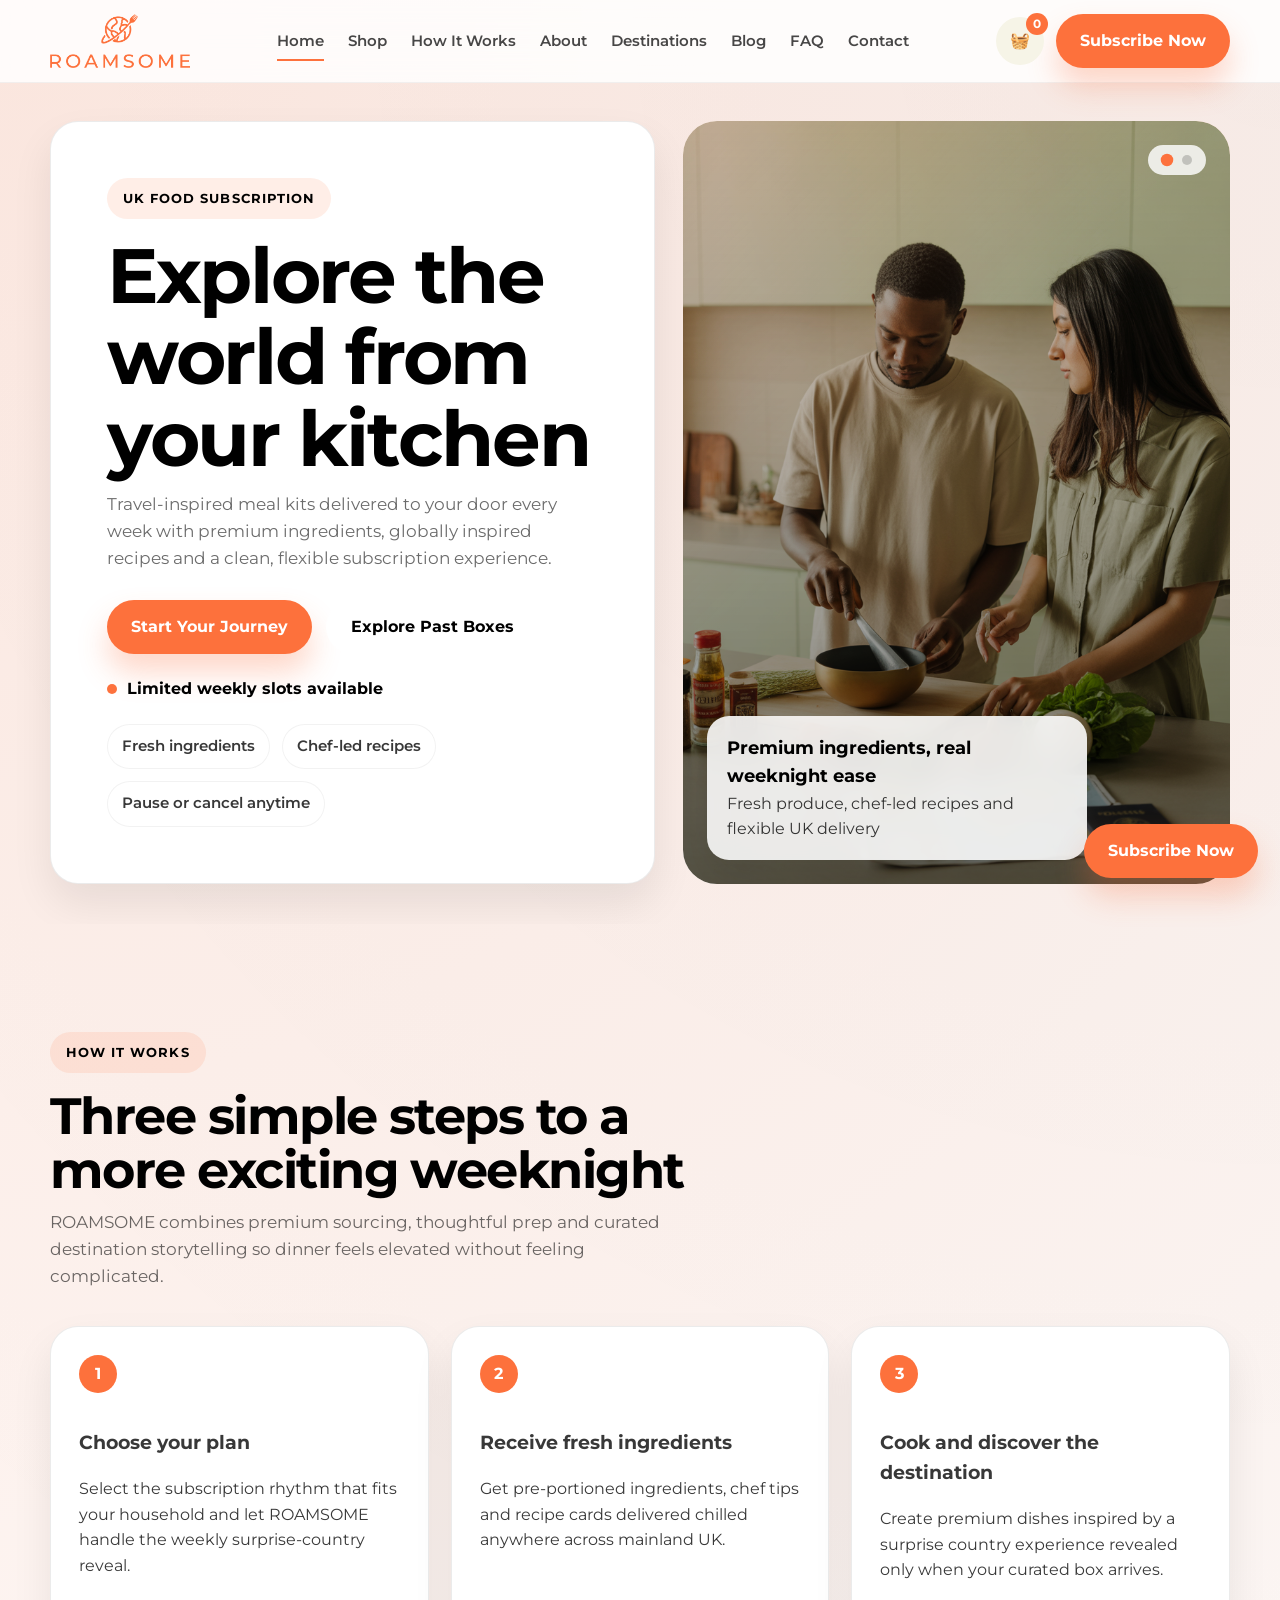
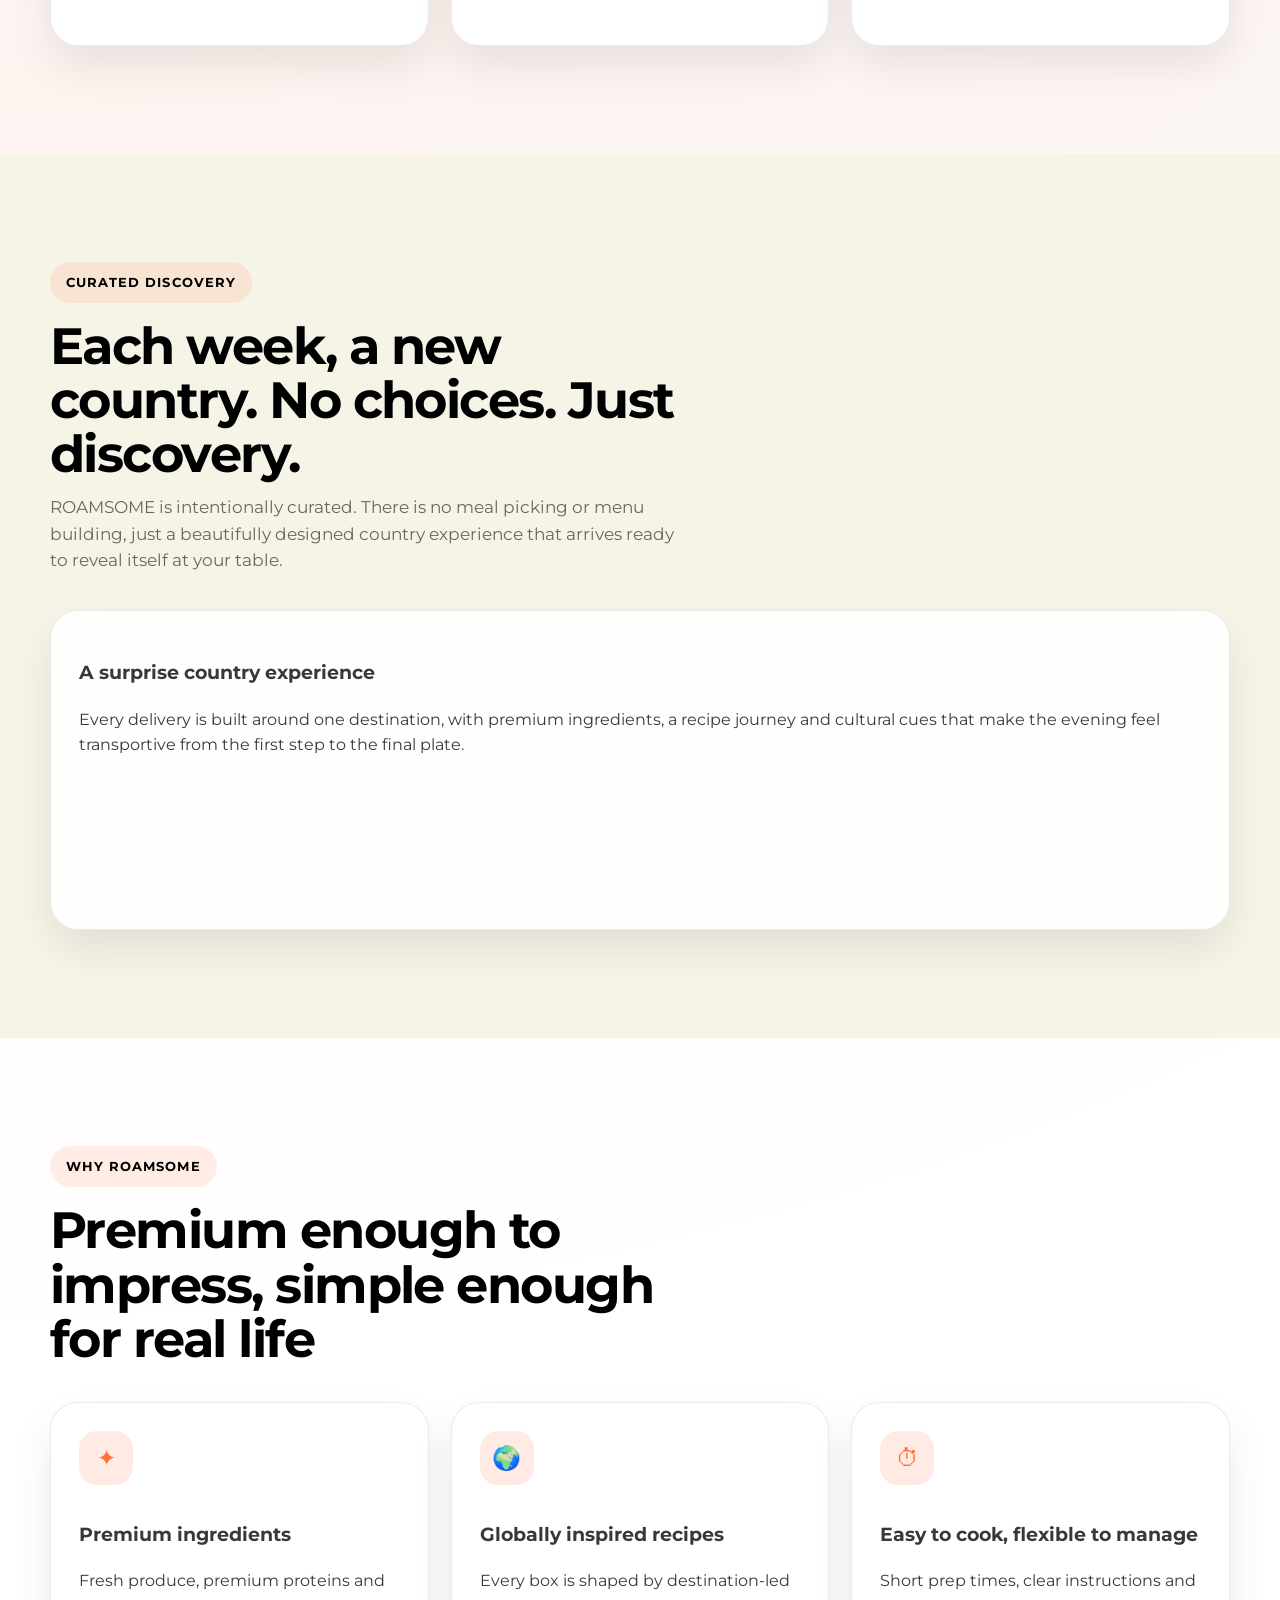
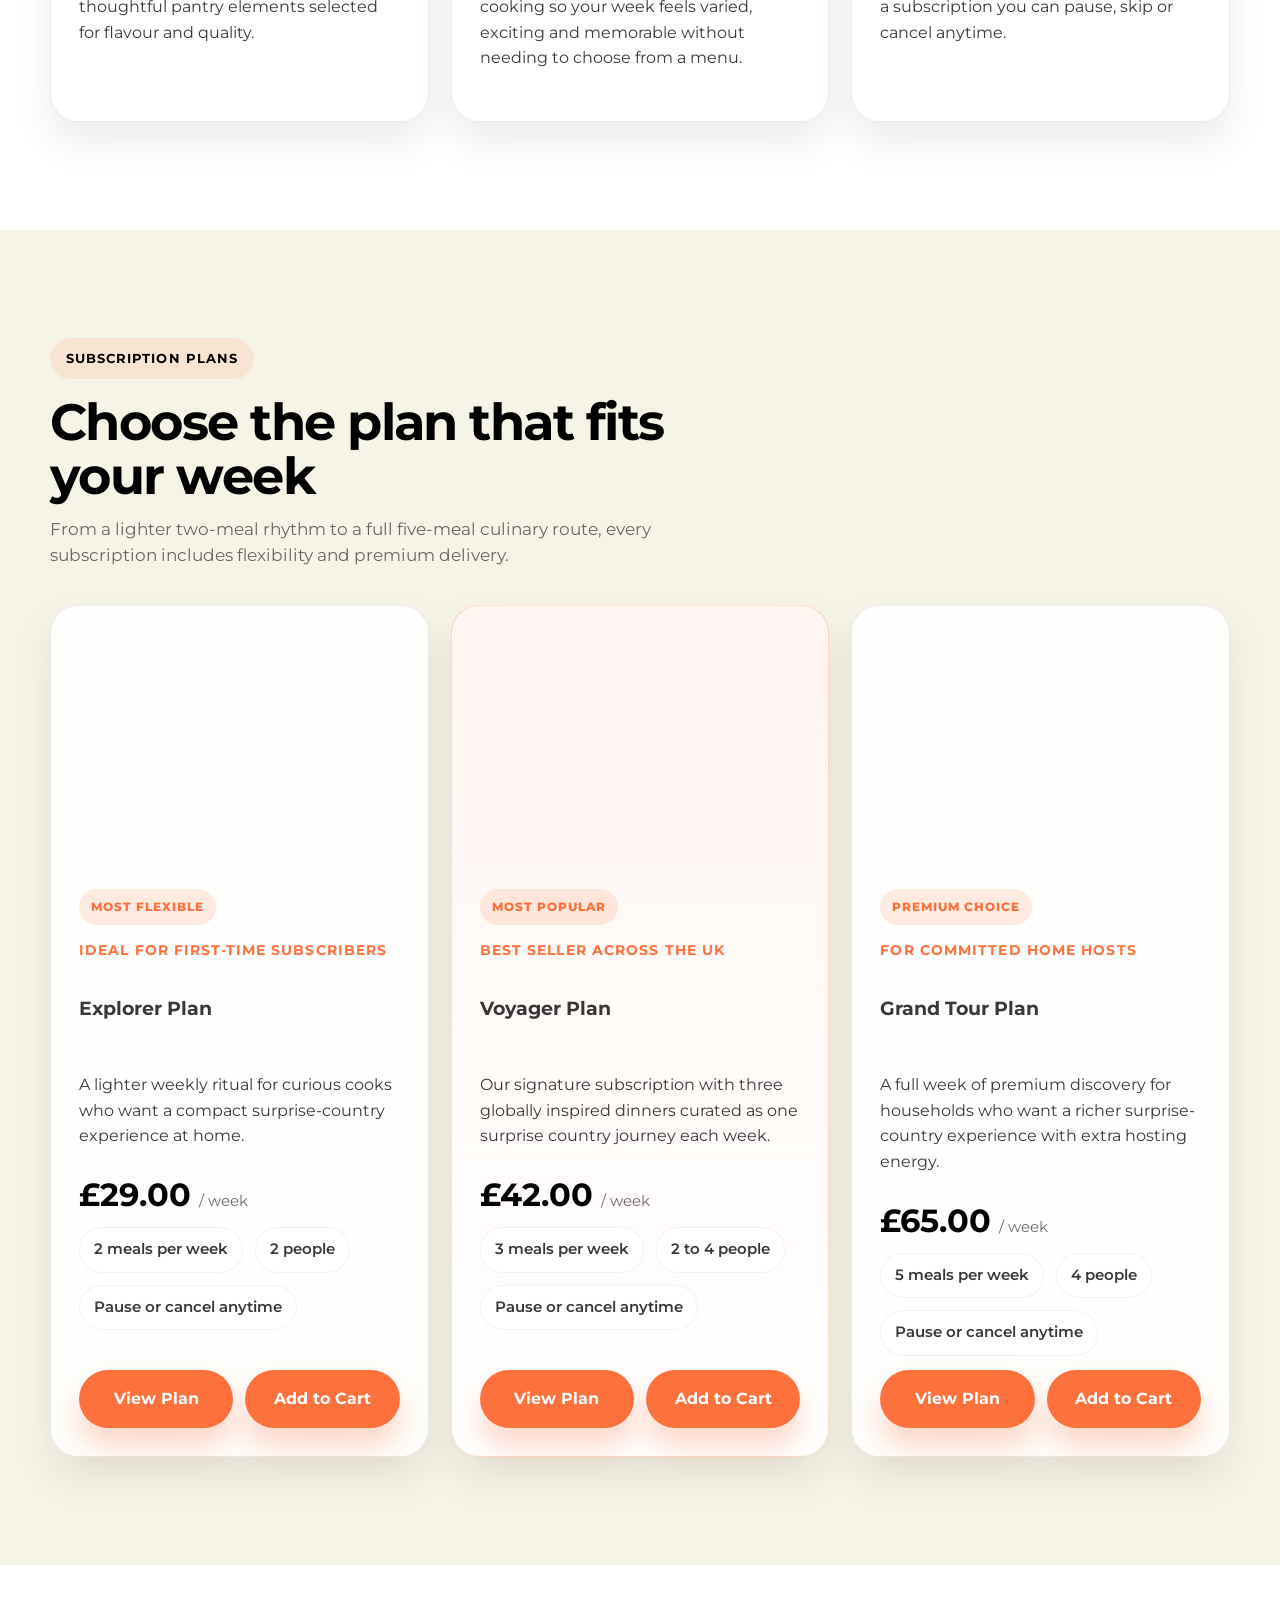
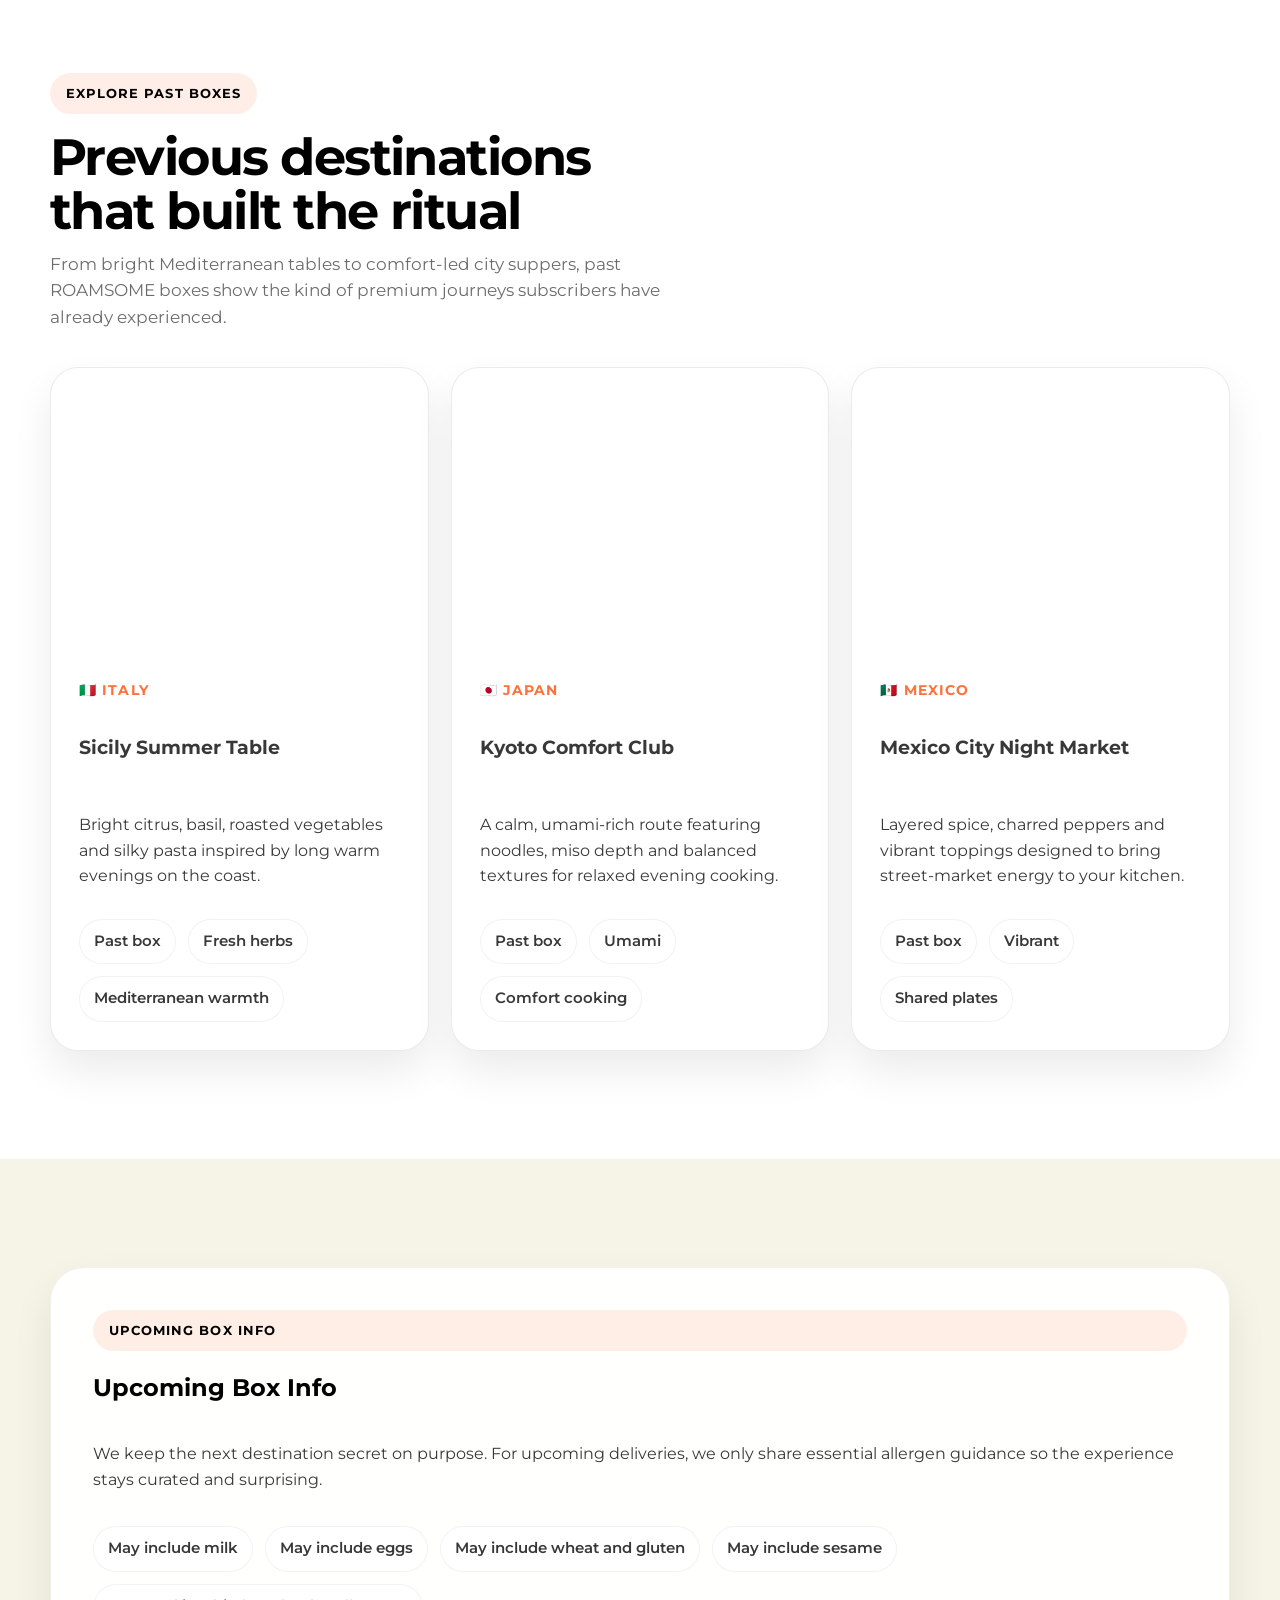
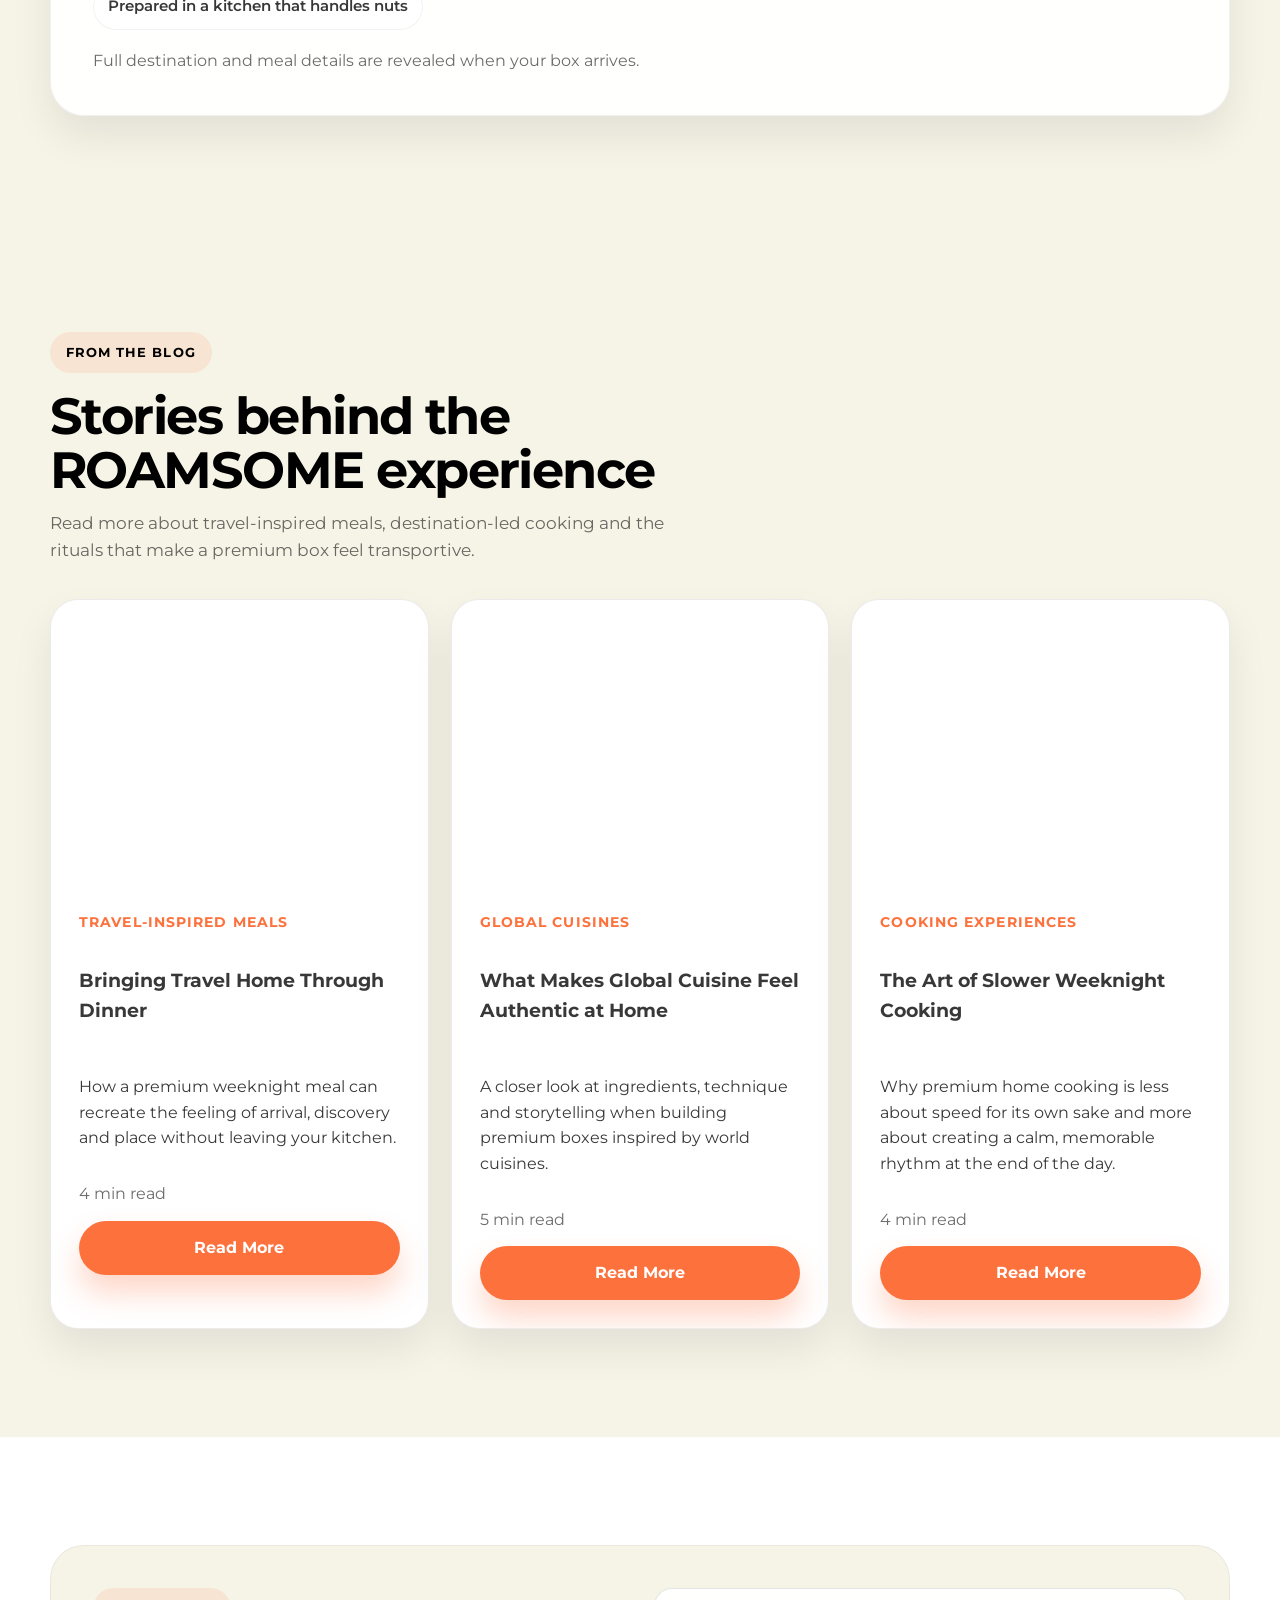
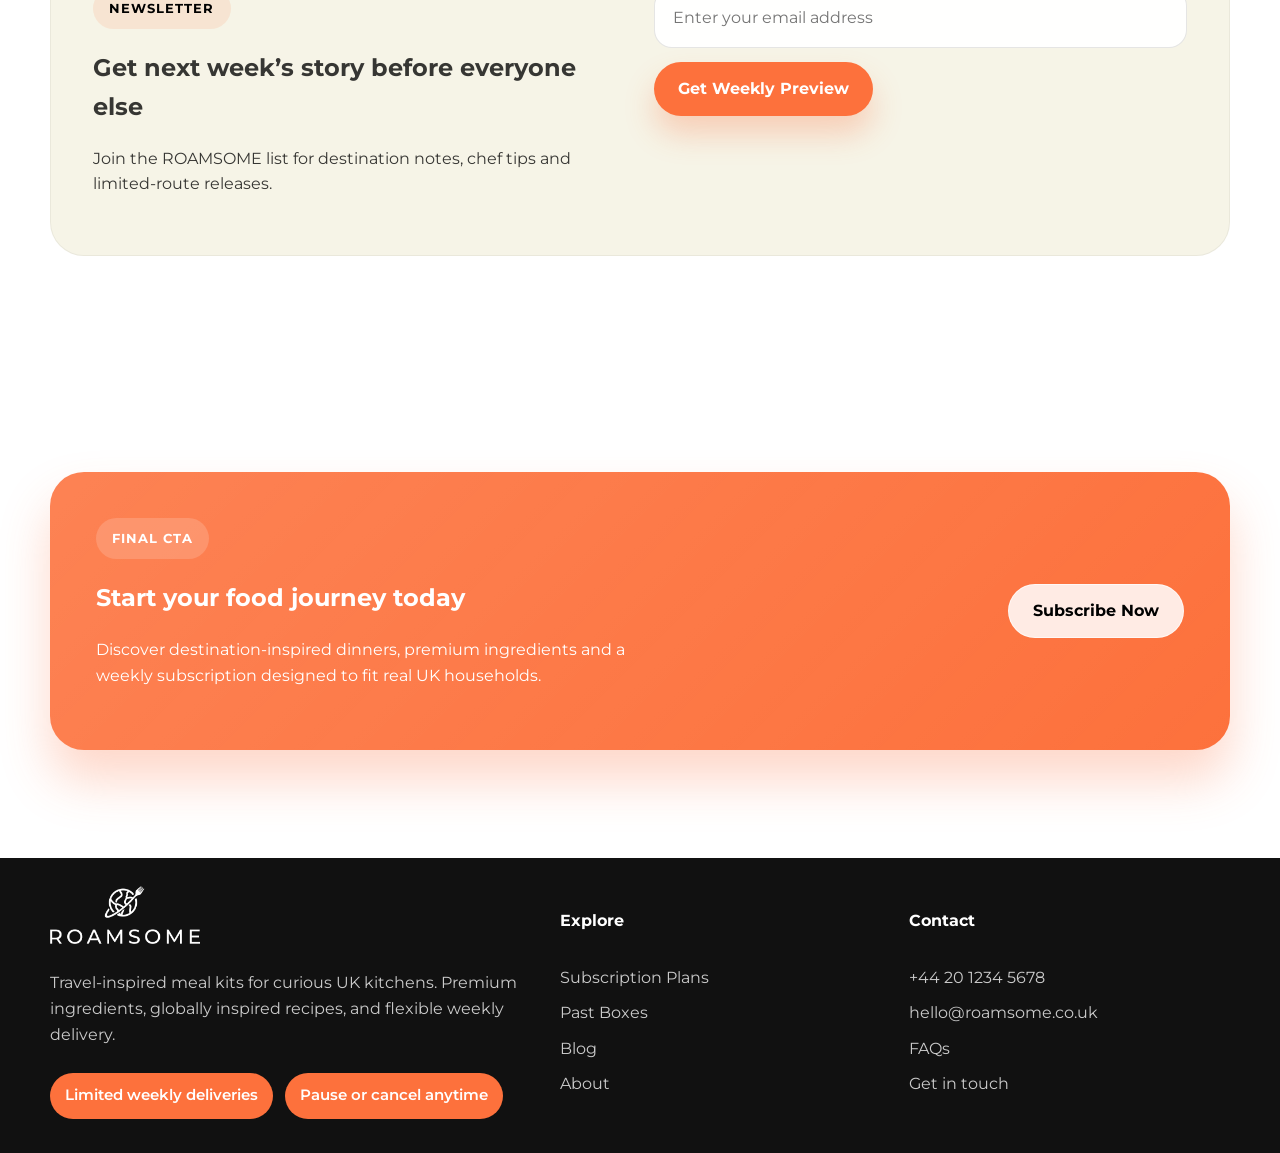
<file: index.html>
<!DOCTYPE html>
<html lang="en">
<head>
  <meta charset="UTF-8">
  <meta name="viewport" content="width=device-width, initial-scale=1.0">
  <title>ROAMSOME | Explore the world from your kitchen</title>
  <meta name="description" content="ROAMSOME is a UK-based premium meal kit subscription inspired by global travel and exceptional home cooking.">
  <link rel="preconnect" href="https://fonts.googleapis.com">
  <link rel="preconnect" href="https://fonts.gstatic.com" crossorigin>
  <link href="https://fonts.googleapis.com/css2?family=Montserrat:wght@400;500;600;700;800&display=swap" rel="stylesheet">
  <link rel="stylesheet" href="styles.css">
</head>
<body class="home-page">
  <div class="site-shell">
    <div data-site-header></div>

    <main>
      <section class="hero">
        <div class="container hero-grid">
          <article class="hero-card hero-copy map-accent">
            <span class="eyebrow">UK food subscription</span>
            <h1>Explore the world from your kitchen</h1>
            <p>Travel-inspired meal kits delivered to your door every week with premium ingredients, globally inspired recipes and a clean, flexible subscription experience.</p>
            <div class="actions">
              <a class="btn" href="shop.html">Start Your Journey</a>
              <a class="btn-secondary" href="menu.html">Explore Past Boxes</a>
            </div>
            <div class="urgency-line"><span class="urgency-dot"></span>Limited weekly slots available</div>
            <div class="hero-meta" style="margin-top:22px;">
              <span class="meta-chip">Fresh ingredients</span>
              <span class="meta-chip">Chef-led recipes</span>
              <span class="meta-chip">Pause or cancel anytime</span>
            </div>
          </article>
          <div class="hero-visual hero-slider" data-hero-slider>
            <div class="hero-slide is-active">
              <div class="hero-slide-media">
                <img src="hero-kitchen.png" alt="Two people preparing a travel-inspired meal together in a premium modern kitchen">
              </div>
              <div class="floating-card bottom">
                <strong>Premium ingredients, real weeknight ease</strong>
                <span>Fresh produce, chef-led recipes and flexible UK delivery</span>
              </div>
            </div>
            <div class="hero-slide">
              <div class="hero-slide-media">
                <img src="hero-meal-kit.png" alt="A premium ROAMSOME meal kit box opened on a clean kitchen worktop">
              </div>
              <div class="floating-card bottom">
                <strong>Premium meal kits, beautifully prepared</strong>
                <span>Organised ingredients, chef-led recipes and destination-inspired cooking at home</span>
              </div>
            </div>
            <div class="hero-slider-dots" aria-label="Hero slideshow navigation">
              <button type="button" class="is-active" aria-label="Show slide 1" data-hero-dot="0"></button>
              <button type="button" aria-label="Show slide 2" data-hero-dot="1"></button>
            </div>
          </div>
        </div>
      </section>

      <section class="section">
        <div class="container">
          <div class="section-heading">
            <span class="eyebrow">How it works</span>
            <h2>Three simple steps to a more exciting weeknight</h2>
            <p>ROAMSOME combines premium sourcing, thoughtful prep and curated destination storytelling so dinner feels elevated without feeling complicated.</p>
          </div>
          <div class="cards-grid three">
            <article class="step-card">
              <div class="step-number">1</div>
              <h3>Choose your plan</h3>
              <p>Select the subscription rhythm that fits your household and let ROAMSOME handle the weekly surprise-country reveal.</p>
            </article>
            <article class="step-card">
              <div class="step-number">2</div>
              <h3>Receive fresh ingredients</h3>
              <p>Get pre-portioned ingredients, chef tips and recipe cards delivered chilled anywhere across mainland UK.</p>
            </article>
            <article class="step-card">
              <div class="step-number">3</div>
              <h3>Cook and discover the destination</h3>
              <p>Create premium dishes inspired by a surprise country experience revealed only when your curated box arrives.</p>
            </article>
          </div>
        </div>
      </section>

      <section class="section section-soft">
        <div class="container">
          <div class="section-heading">
            <span class="eyebrow">Curated discovery</span>
            <h2>Each week, a new country. No choices. Just discovery.</h2>
            <p>ROAMSOME is intentionally curated. There is no meal picking or menu building, just a beautifully designed country experience that arrives ready to reveal itself at your table.</p>
          </div>
          <div class="story-stack">
            <article class="story-card">
              <h3>A surprise country experience</h3>
              <p>Every delivery is built around one destination, with premium ingredients, a recipe journey and cultural cues that make the evening feel transportive from the first step to the final plate.</p>
            </article>
          </div>
        </div>
      </section>

      <section class="section">
        <div class="container">
          <div class="section-heading">
            <span class="eyebrow">Why ROAMSOME</span>
            <h2>Premium enough to impress, simple enough for real life</h2>
          </div>
          <div class="feature-grid">
            <article class="feature-card">
              <div class="icon-badge">✦</div>
              <h3>Premium ingredients</h3>
              <p>Fresh produce, premium proteins and thoughtful pantry elements selected for flavour and quality.</p>
            </article>
            <article class="feature-card">
              <div class="icon-badge">🌍</div>
              <h3>Globally inspired recipes</h3>
              <p>Every box is shaped by destination-led cooking so your week feels varied, exciting and memorable without needing to choose from a menu.</p>
            </article>
            <article class="feature-card">
              <div class="icon-badge">⏱</div>
              <h3>Easy to cook, flexible to manage</h3>
              <p>Short prep times, clear instructions and a subscription you can pause, skip or cancel anytime.</p>
            </article>
          </div>
        </div>
      </section>

      <section class="section section-soft">
        <div class="container">
          <div class="section-heading">
            <span class="eyebrow">Subscription plans</span>
            <h2>Choose the plan that fits your week</h2>
            <p>From a lighter two-meal rhythm to a full five-meal culinary route, every subscription includes flexibility and premium delivery.</p>
          </div>
          <div class="plans-grid" data-home-plans></div>
        </div>
      </section>

      <section class="section">
        <div class="container">
          <div class="section-heading">
            <span class="eyebrow">Explore past boxes</span>
            <h2>Previous destinations that built the ritual</h2>
            <p>From bright Mediterranean tables to comfort-led city suppers, past ROAMSOME boxes show the kind of premium journeys subscribers have already experienced.</p>
          </div>
          <div class="menu-grid" data-home-past-boxes></div>
        </div>
      </section>

      <section class="section section-soft">
        <div class="container" data-home-upcoming></div>
      </section>

      <section class="section section-soft">
        <div class="container">
          <div class="section-heading">
            <span class="eyebrow">From the blog</span>
            <h2>Stories behind the ROAMSOME experience</h2>
            <p>Read more about travel-inspired meals, destination-led cooking and the rituals that make a premium box feel transportive.</p>
          </div>
          <div class="blog-grid" data-home-blogs></div>
        </div>
      </section>

      <section class="section">
        <div class="container">
          <div class="newsletter-card">
            <div class="split-grid">
              <div>
                <span class="eyebrow">Newsletter</span>
                <h2>Get next week’s story before everyone else</h2>
                <p>Join the ROAMSOME list for destination notes, chef tips and limited-route releases.</p>
              </div>
              <div>
                <form class="newsletter-form" data-newsletter-form>
                  <input type="email" name="email" placeholder="Enter your email address" aria-label="Email address" required>
                  <button class="btn" type="submit">Get Weekly Preview</button>
                </form>
                <p class="success-message hidden">You’re on the list. Next week’s destination notes will arrive in your inbox soon.</p>
              </div>
            </div>
          </div>
        </div>
      </section>

      <section class="section">
        <div class="container">
          <div class="cta-banner">
            <div class="split-grid">
              <div>
                <span class="eyebrow" style="background:rgba(255,255,255,0.16); color:#fff;">Final CTA</span>
                <h2>Start your food journey today</h2>
                <p>Discover destination-inspired dinners, premium ingredients and a weekly subscription designed to fit real UK households.</p>
              </div>
              <div class="actions" style="justify-content:flex-end; align-items:center;">
                <a class="btn-secondary" href="shop.html">Subscribe Now</a>
              </div>
            </div>
          </div>
        </div>
      </section>
    </main>

    <div data-site-footer></div>
    <div data-sticky-subscribe></div>
  </div>

  <script src="data.js"></script>
  <script src="app.js"></script>
</body>
</html>
</file>
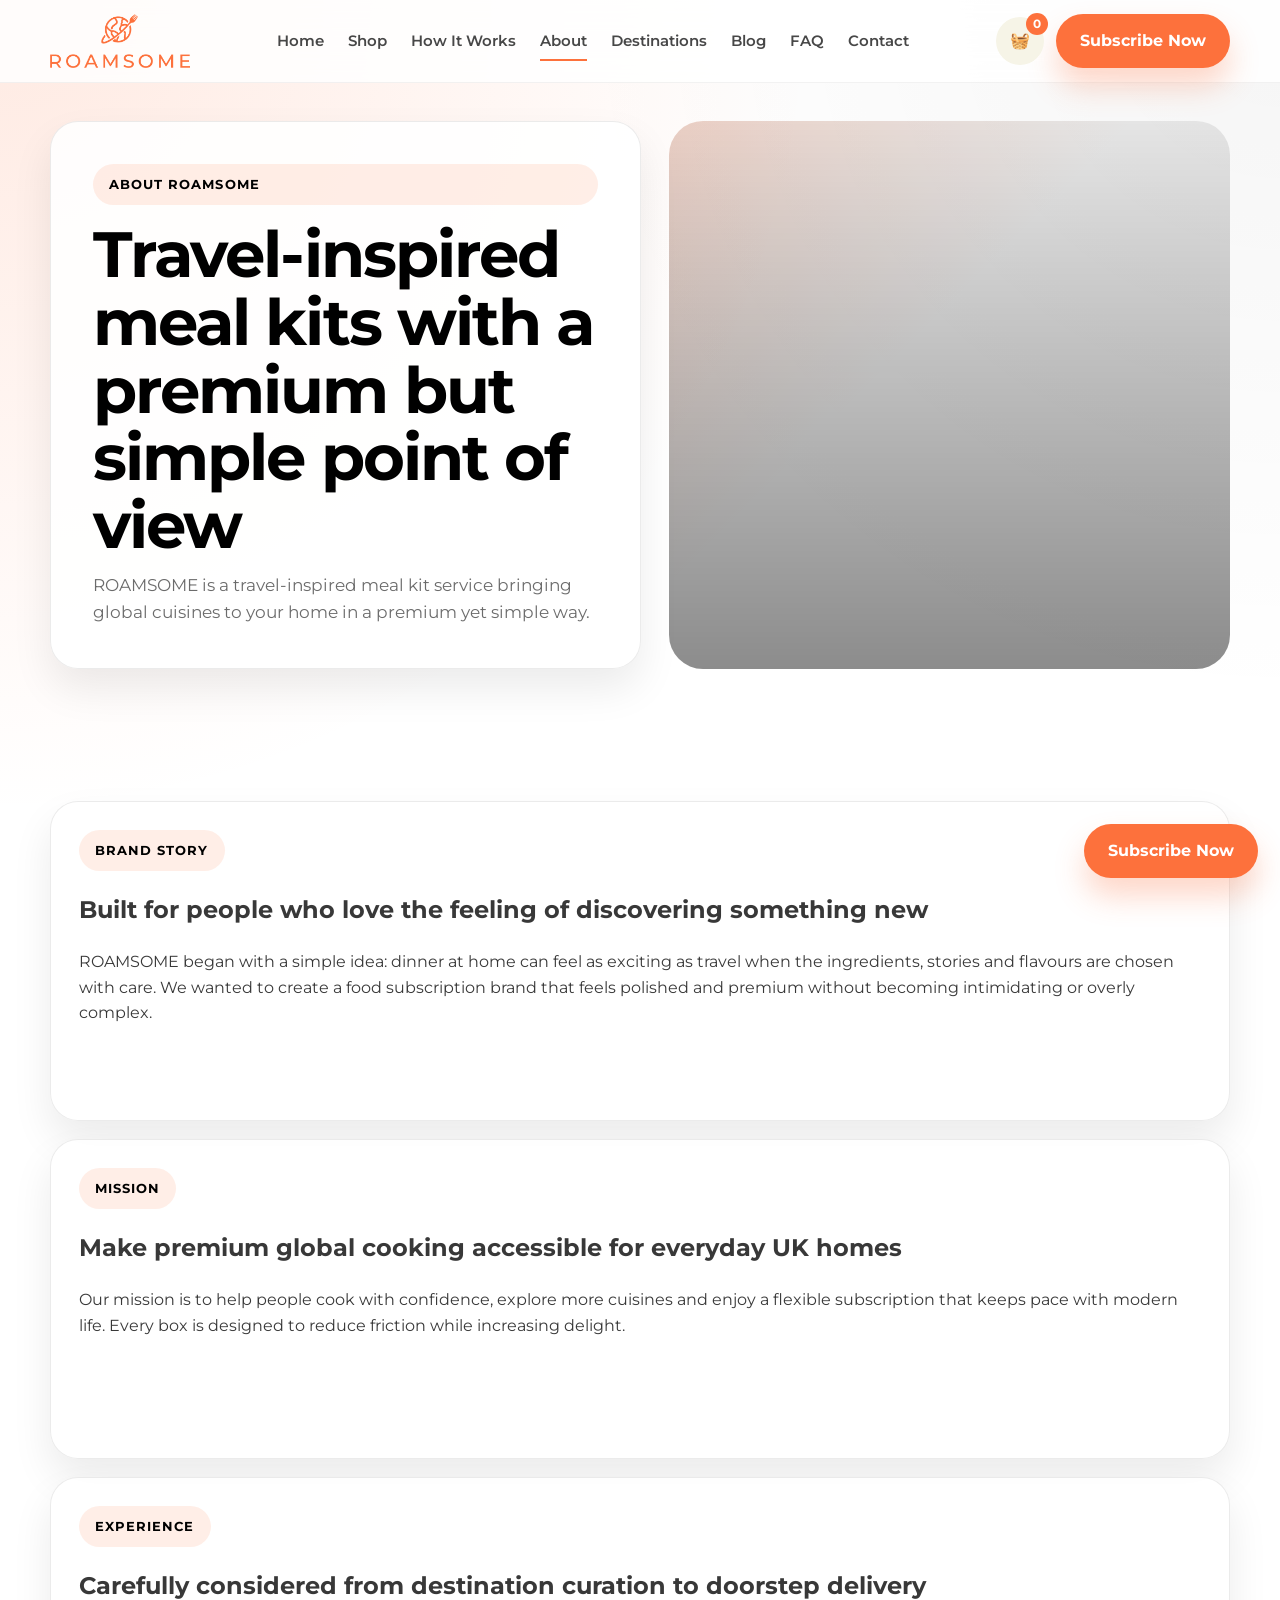
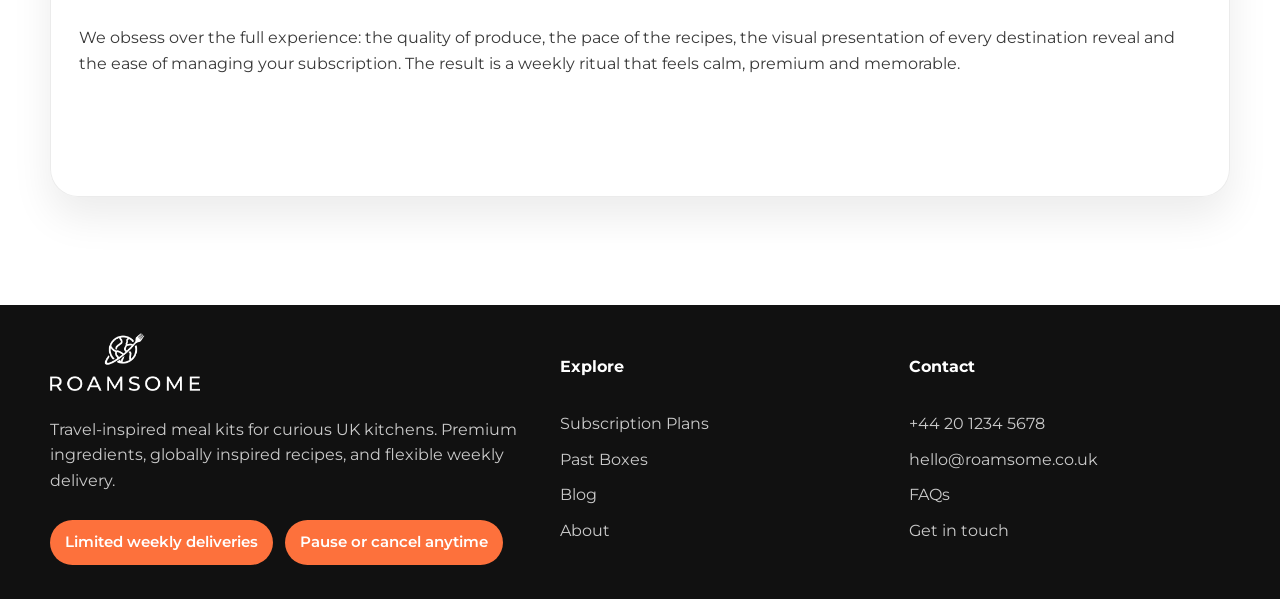
<file: about.html>
<!DOCTYPE html>
<html lang="en">
<head>
  <meta charset="UTF-8">
  <meta name="viewport" content="width=device-width, initial-scale=1.0">
  <title>ROAMSOME | About</title>
  <meta name="description" content="Learn the story, mission and experience behind ROAMSOME, the travel-inspired UK meal kit brand.">
  <link rel="preconnect" href="https://fonts.googleapis.com">
  <link rel="preconnect" href="https://fonts.gstatic.com" crossorigin>
  <link href="https://fonts.googleapis.com/css2?family=Montserrat:wght@400;500;600;700;800&display=swap" rel="stylesheet">
  <link rel="stylesheet" href="styles.css">
</head>
<body>
  <div class="site-shell">
    <div data-site-header></div>
    <main>
      <section class="page-hero">
        <div class="container page-hero-grid">
          <article class="hero-card page-hero-copy">
            <span class="eyebrow">About ROAMSOME</span>
            <h1>Travel-inspired meal kits with a premium but simple point of view</h1>
            <p>ROAMSOME is a travel-inspired meal kit service bringing global cuisines to your home in a premium yet simple way.</p>
          </article>
          <div class="page-hero-image" style="background-image:url('https://images.unsplash.com/photo-1504674900247-0877df9cc836?auto=format&fit=crop&w=1400&q=80')"></div>
        </div>
      </section>

      <section class="section">
        <div class="container story-stack">
          <article class="story-card">
            <span class="eyebrow">Brand story</span>
            <h2>Built for people who love the feeling of discovering something new</h2>
            <p>ROAMSOME began with a simple idea: dinner at home can feel as exciting as travel when the ingredients, stories and flavours are chosen with care. We wanted to create a food subscription brand that feels polished and premium without becoming intimidating or overly complex.</p>
          </article>
          <article class="story-card">
            <span class="eyebrow">Mission</span>
            <h2>Make premium global cooking accessible for everyday UK homes</h2>
            <p>Our mission is to help people cook with confidence, explore more cuisines and enjoy a flexible subscription that keeps pace with modern life. Every box is designed to reduce friction while increasing delight.</p>
          </article>
          <article class="story-card">
            <span class="eyebrow">Experience</span>
            <h2>Carefully considered from destination curation to doorstep delivery</h2>
            <p>We obsess over the full experience: the quality of produce, the pace of the recipes, the visual presentation of every destination reveal and the ease of managing your subscription. The result is a weekly ritual that feels calm, premium and memorable.</p>
          </article>
        </div>
      </section>
    </main>
    <div data-site-footer></div>
    <div data-sticky-subscribe></div>
  </div>
  <script src="data.js"></script>
  <script src="app.js"></script>
</body>
</html>
</file>
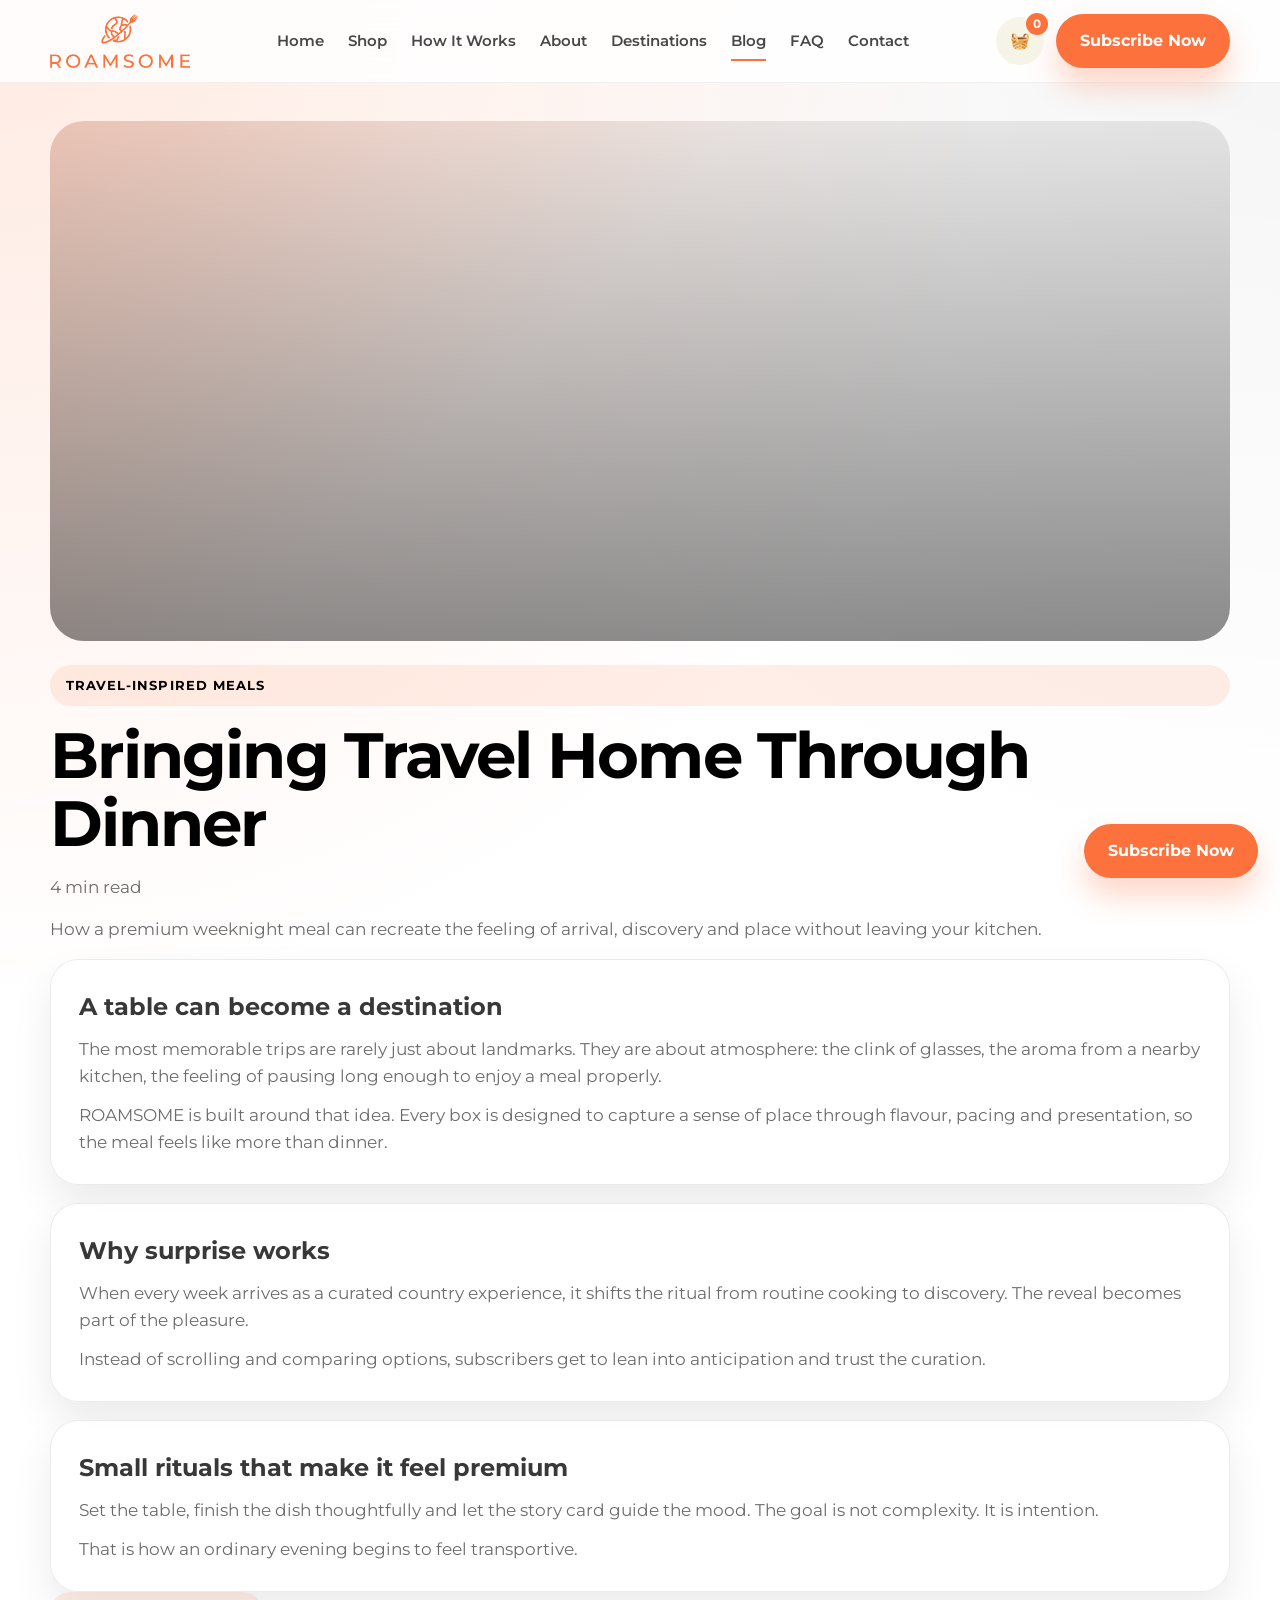
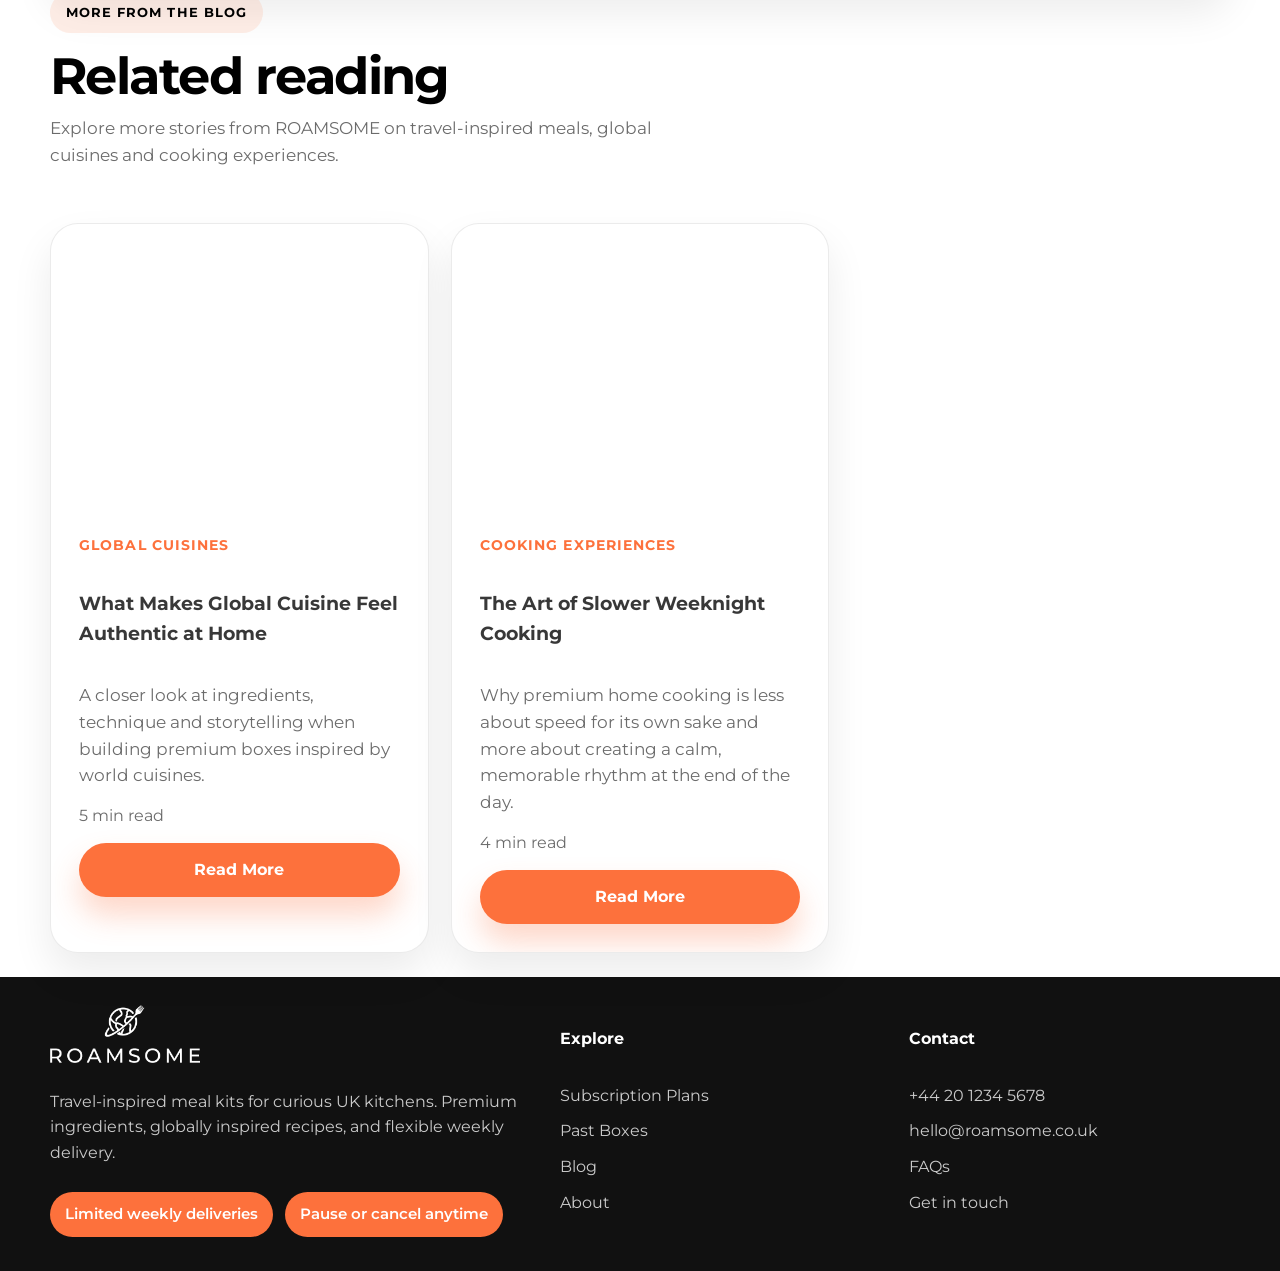
<file: blog-post.html>
<!DOCTYPE html>
<html lang="en">
<head>
  <meta charset="UTF-8">
  <meta name="viewport" content="width=device-width, initial-scale=1.0">
  <title>ROAMSOME | Blog Post</title>
  <meta name="description" content="Read premium editorial stories from ROAMSOME about travel-inspired meals and home cooking.">
  <link rel="preconnect" href="https://fonts.googleapis.com">
  <link rel="preconnect" href="https://fonts.gstatic.com" crossorigin>
  <link href="https://fonts.googleapis.com/css2?family=Montserrat:wght@400;500;600;700;800&display=swap" rel="stylesheet">
  <link rel="stylesheet" href="styles.css">
</head>
<body>
  <div class="site-shell">
    <div data-site-header></div>
    <main>
      <section class="page-hero">
        <div class="container" data-blog-post></div>
      </section>
    </main>
    <div data-site-footer></div>
    <div data-sticky-subscribe></div>
  </div>
  <script src="data.js"></script>
  <script src="app.js"></script>
</body>
</html>
</file>
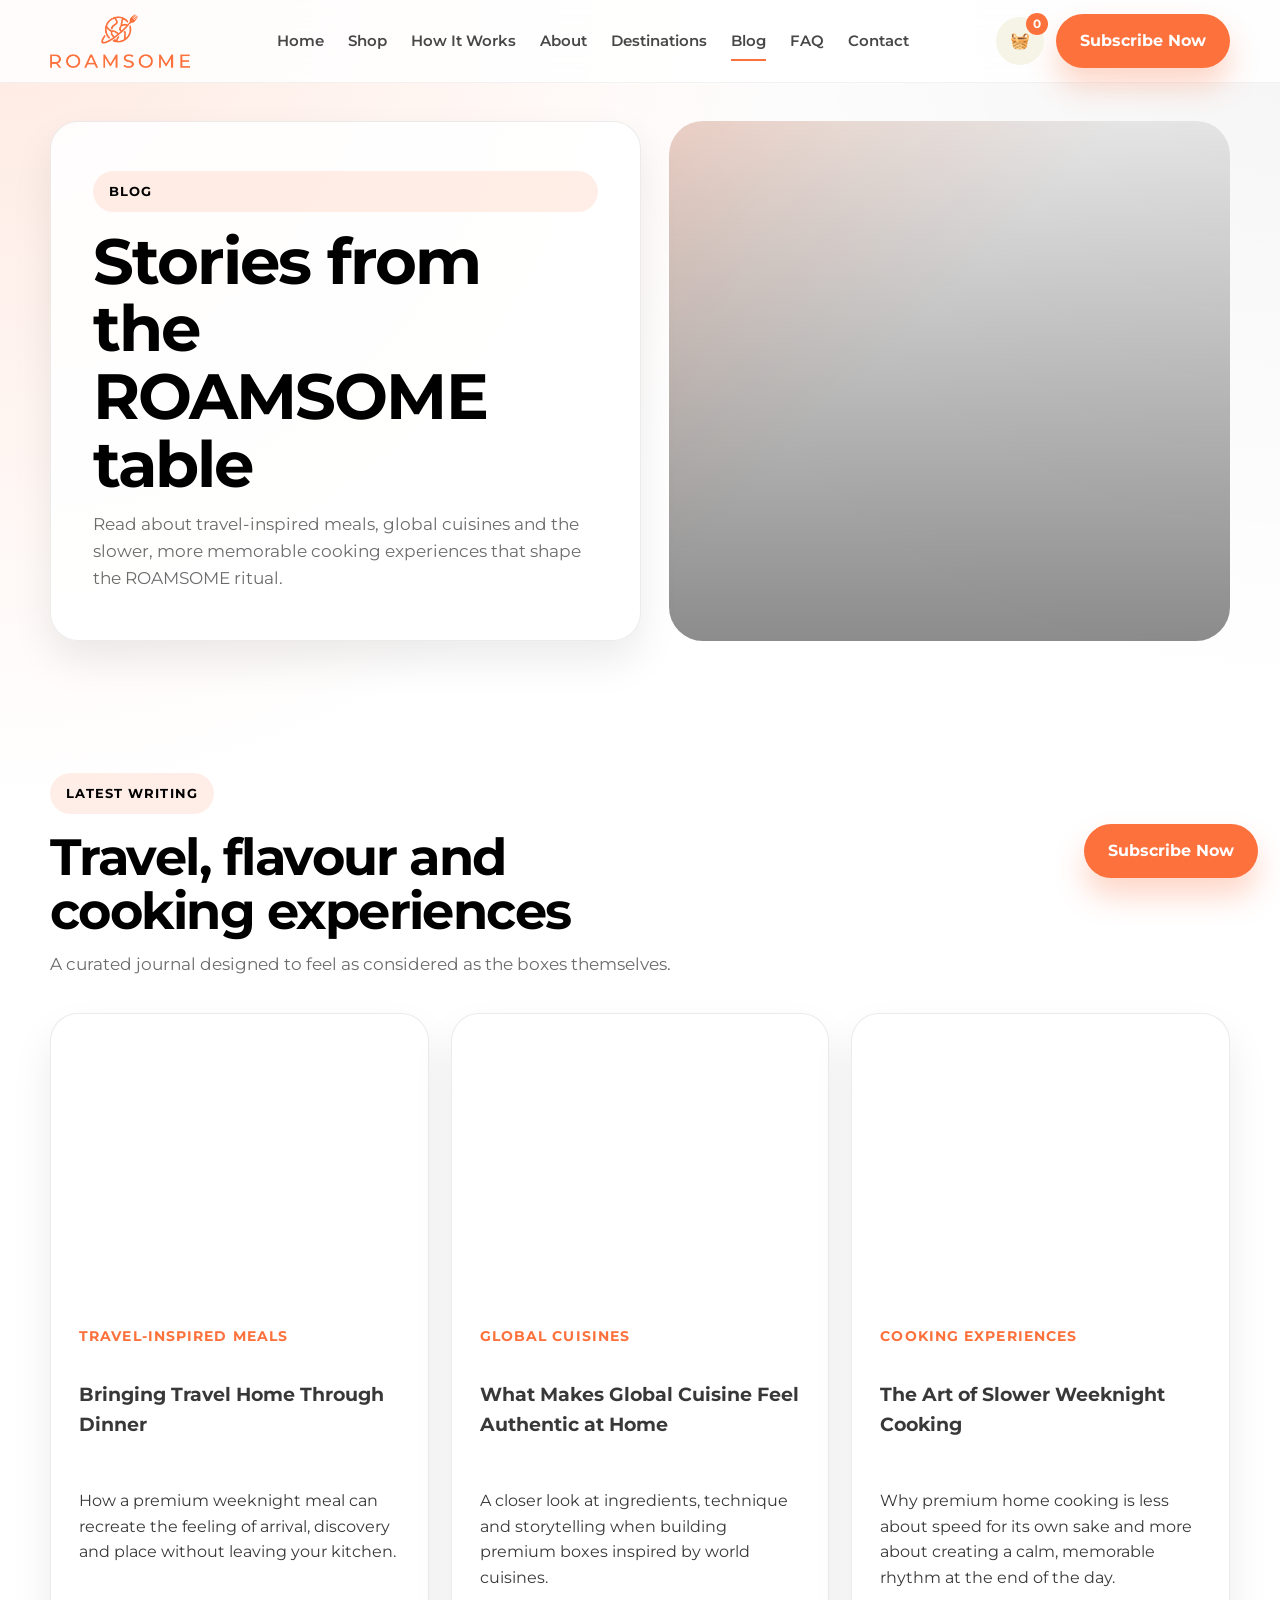
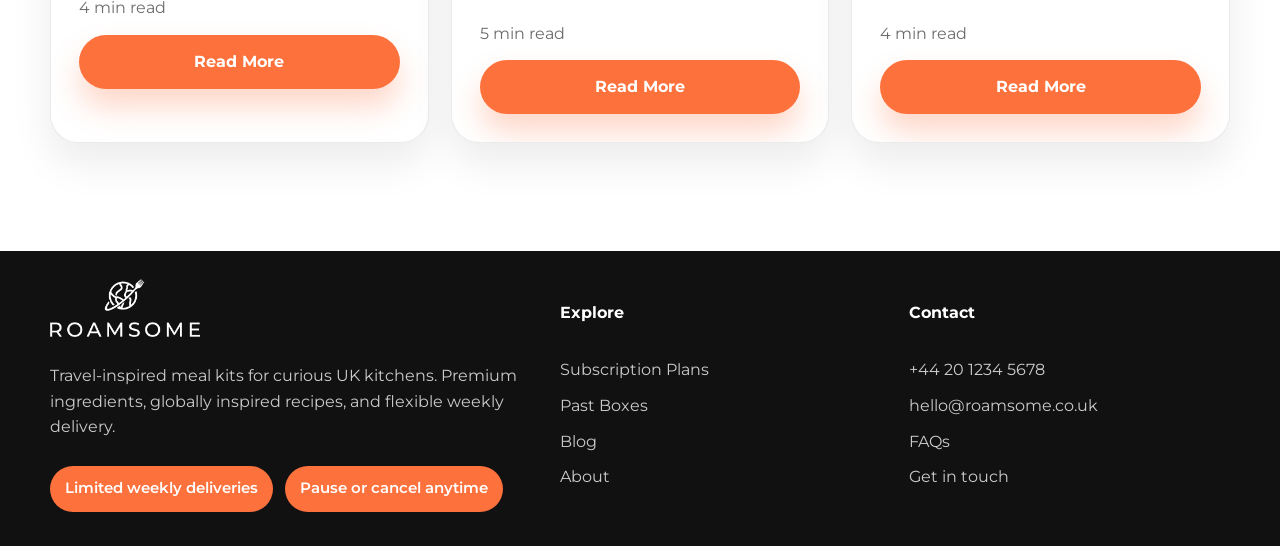
<file: blog.html>
<!DOCTYPE html>
<html lang="en">
<head>
  <meta charset="UTF-8">
  <meta name="viewport" content="width=device-width, initial-scale=1.0">
  <title>ROAMSOME | Blog</title>
  <meta name="description" content="Stories from ROAMSOME on travel-inspired meals, global cuisines and premium home cooking experiences.">
  <link rel="preconnect" href="https://fonts.googleapis.com">
  <link rel="preconnect" href="https://fonts.gstatic.com" crossorigin>
  <link href="https://fonts.googleapis.com/css2?family=Montserrat:wght@400;500;600;700;800&display=swap" rel="stylesheet">
  <link rel="stylesheet" href="styles.css">
</head>
<body>
  <div class="site-shell">
    <div data-site-header></div>
    <main>
      <section class="page-hero">
        <div class="container page-hero-grid">
          <article class="hero-card page-hero-copy">
            <span class="eyebrow">Blog</span>
            <h1>Stories from the ROAMSOME table</h1>
            <p>Read about travel-inspired meals, global cuisines and the slower, more memorable cooking experiences that shape the ROAMSOME ritual.</p>
          </article>
          <div class="page-hero-image" style="background-image:url('https://images.unsplash.com/photo-1543353071-873f17a7a088?auto=format&fit=crop&w=1400&q=80')"></div>
        </div>
      </section>

      <section class="section">
        <div class="container">
          <div class="section-heading">
            <span class="eyebrow">Latest writing</span>
            <h2>Travel, flavour and cooking experiences</h2>
            <p>A curated journal designed to feel as considered as the boxes themselves.</p>
          </div>
          <div class="blog-grid" data-blog-list></div>
        </div>
      </section>
    </main>
    <div data-site-footer></div>
    <div data-sticky-subscribe></div>
  </div>
  <script src="data.js"></script>
  <script src="app.js"></script>
</body>
</html>
</file>
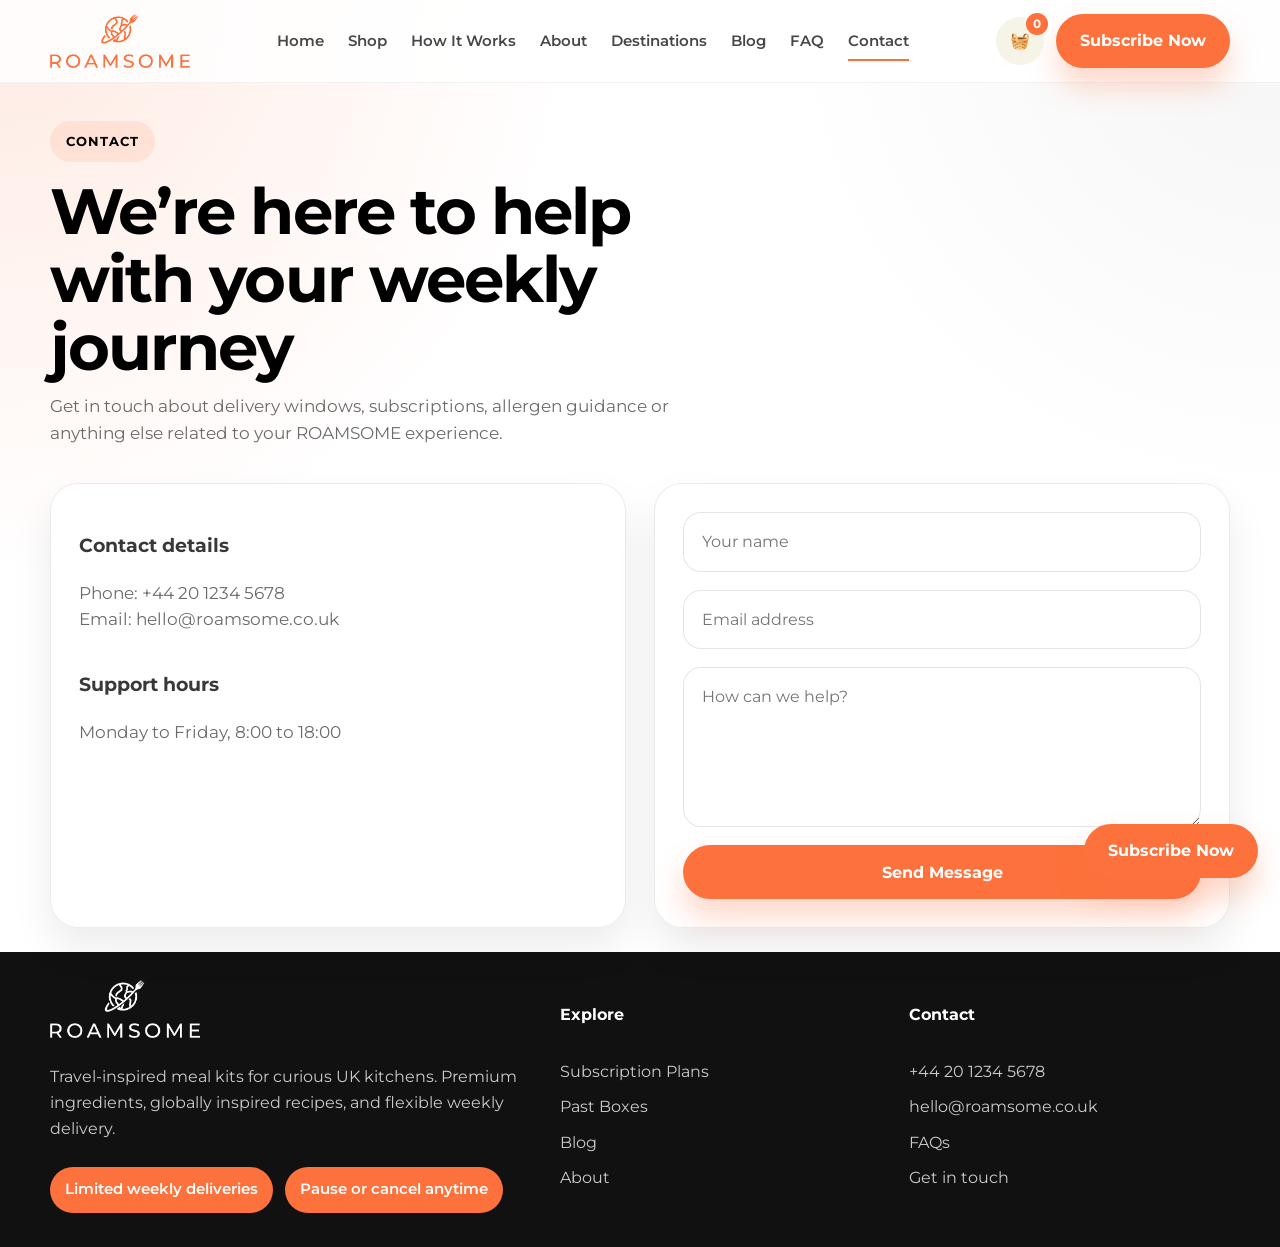
<file: contact.html>
<!DOCTYPE html>
<html lang="en">
<head>
  <meta charset="UTF-8">
  <meta name="viewport" content="width=device-width, initial-scale=1.0">
  <title>ROAMSOME | Contact</title>
  <meta name="description" content="Contact ROAMSOME for subscription help, delivery questions and customer support.">
  <link rel="preconnect" href="https://fonts.googleapis.com">
  <link rel="preconnect" href="https://fonts.gstatic.com" crossorigin>
  <link href="https://fonts.googleapis.com/css2?family=Montserrat:wght@400;500;600;700;800&display=swap" rel="stylesheet">
  <link rel="stylesheet" href="styles.css">
</head>
<body>
  <div class="site-shell">
    <div data-site-header></div>
    <main>
      <section class="page-hero">
        <div class="container">
          <div class="section-heading">
            <span class="eyebrow">Contact</span>
            <h1>We’re here to help with your weekly journey</h1>
            <p>Get in touch about delivery windows, subscriptions, allergen guidance or anything else related to your ROAMSOME experience.</p>
          </div>
          <div class="contact-grid">
            <article class="contact-card">
              <div class="contact-stack">
                <div>
                  <h3>Contact details</h3>
                  <p class="contact-meta">Phone: <a href="tel:+442012345678">+44 20 1234 5678</a></p>
                  <p class="contact-meta">Email: <a href="mailto:hello@roamsome.co.uk">hello@roamsome.co.uk</a></p>
                </div>
                <div>
                  <h3>Support hours</h3>
                  <p class="contact-meta">Monday to Friday, 8:00 to 18:00</p>
                </div>
              </div>
            </article>
            <article class="contact-card">
              <form class="contact-form" data-contact-form>
                <div class="contact-stack">
                  <input type="text" name="name" placeholder="Your name" aria-label="Your name" required>
                  <input type="email" name="email" placeholder="Email address" aria-label="Email address" required>
                  <textarea name="message" placeholder="How can we help?" aria-label="Message" required></textarea>
                  <button class="btn" type="submit">Send Message</button>
                </div>
              </form>
              <p class="success-message hidden">Thanks for reaching out. A ROAMSOME team member will get back to you shortly.</p>
            </article>
          </div>
        </div>
      </section>
    </main>
    <div data-site-footer></div>
    <div data-sticky-subscribe></div>
  </div>
  <script src="data.js"></script>
  <script src="app.js"></script>
</body>
</html>
</file>
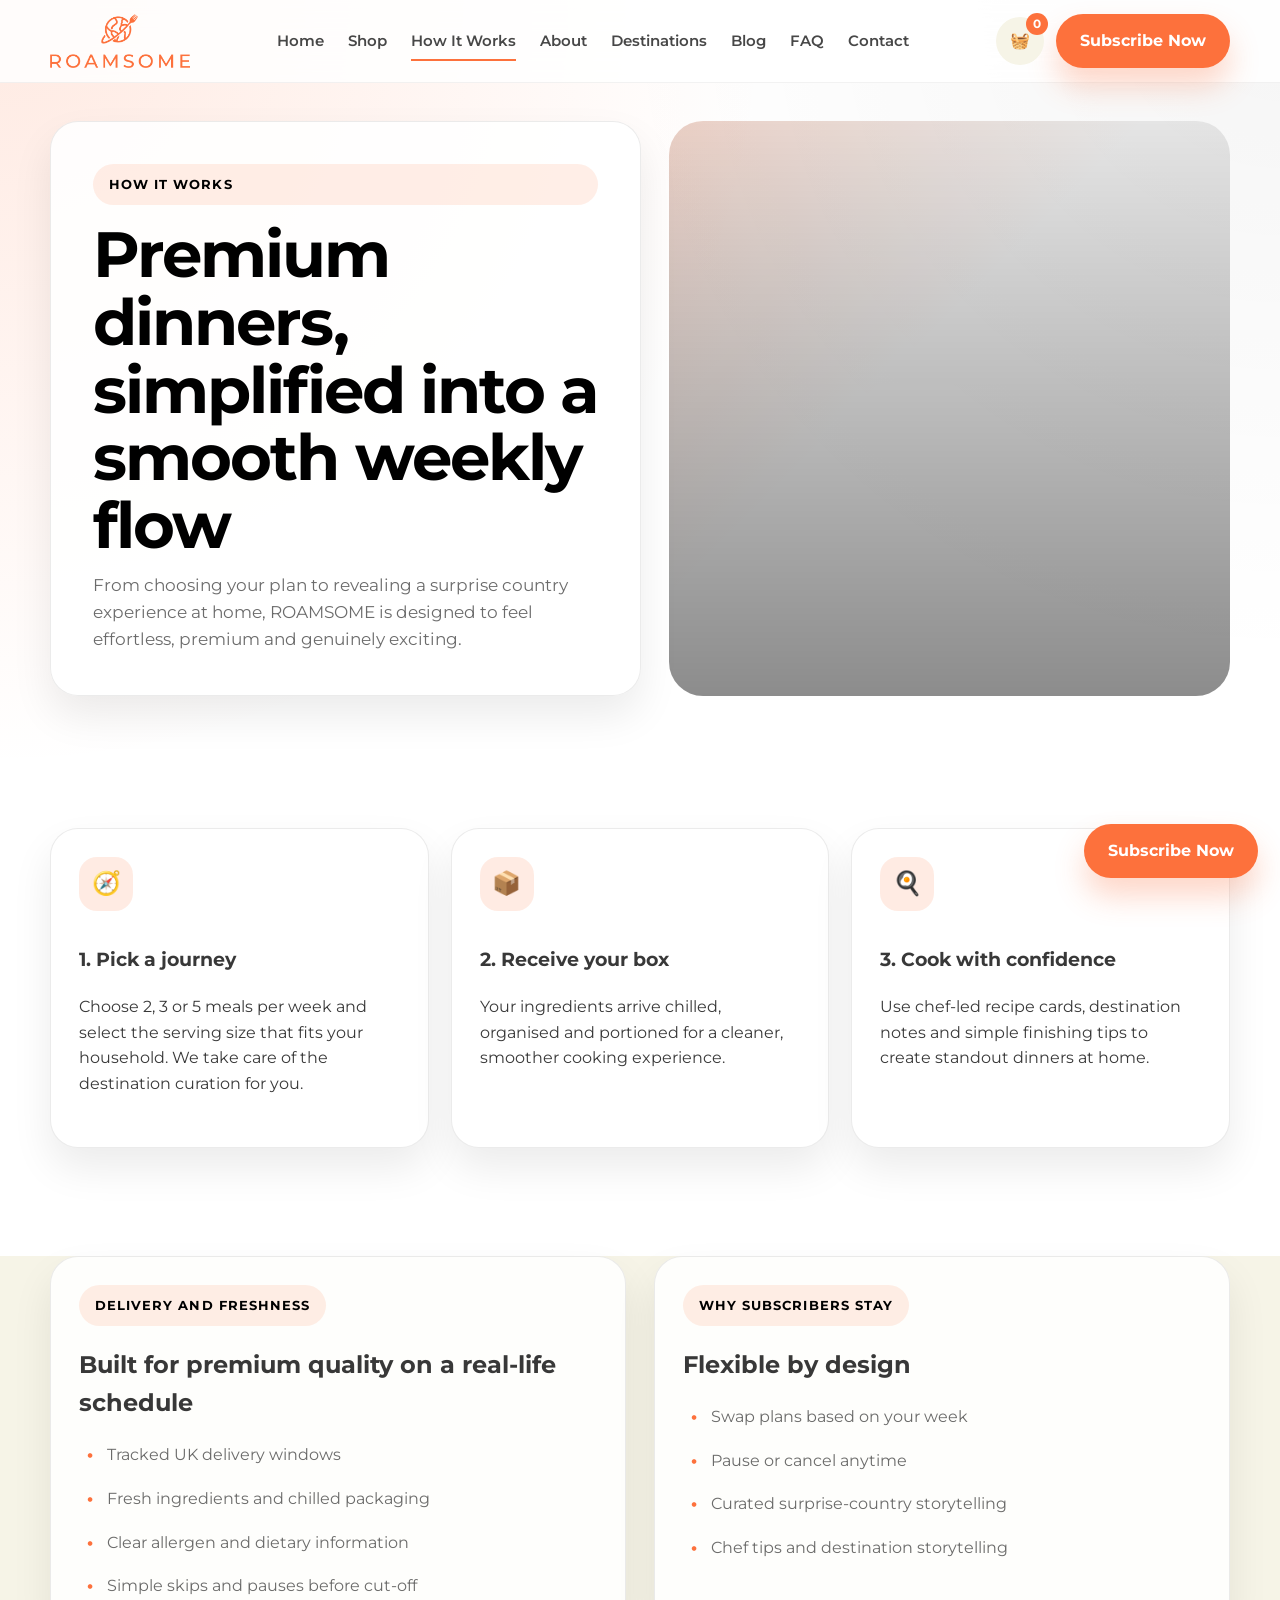
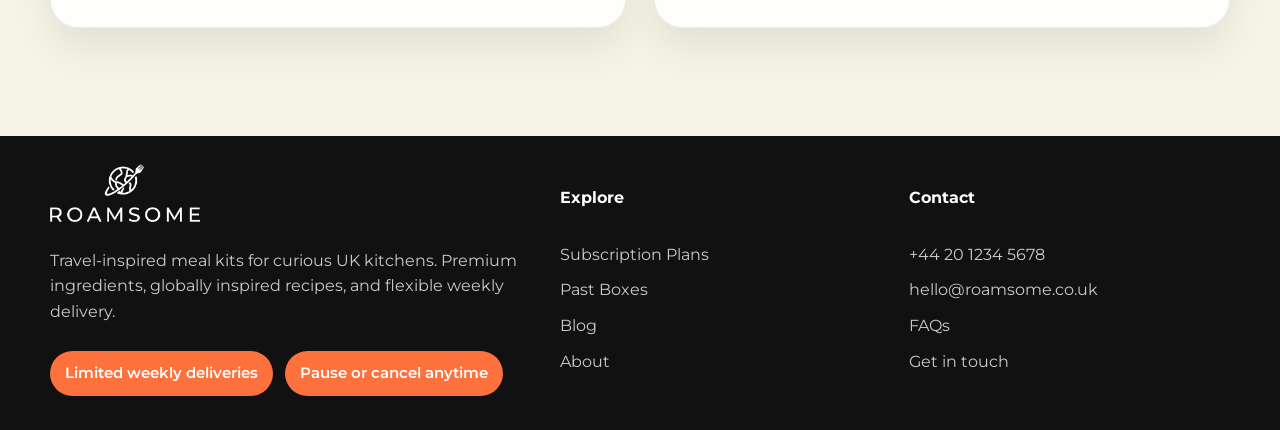
<file: how-it-works.html>
<!DOCTYPE html>
<html lang="en">
<head>
  <meta charset="UTF-8">
  <meta name="viewport" content="width=device-width, initial-scale=1.0">
  <title>ROAMSOME | How It Works</title>
  <meta name="description" content="See how ROAMSOME works from subscription sign-up to surprise-country delivery, cooking and flexible account management.">
  <link rel="preconnect" href="https://fonts.googleapis.com">
  <link rel="preconnect" href="https://fonts.gstatic.com" crossorigin>
  <link href="https://fonts.googleapis.com/css2?family=Montserrat:wght@400;500;600;700;800&display=swap" rel="stylesheet">
  <link rel="stylesheet" href="styles.css">
</head>
<body>
  <div class="site-shell">
    <div data-site-header></div>
    <main>
      <section class="page-hero">
        <div class="container page-hero-grid">
          <article class="hero-card page-hero-copy">
            <span class="eyebrow">How it works</span>
            <h1>Premium dinners, simplified into a smooth weekly flow</h1>
            <p>From choosing your plan to revealing a surprise country experience at home, ROAMSOME is designed to feel effortless, premium and genuinely exciting.</p>
          </article>
          <div class="page-hero-image" style="background-image:url('https://images.unsplash.com/photo-1528715471579-d1bcf0ba5e83?auto=format&fit=crop&w=1400&q=80')"></div>
        </div>
      </section>

      <section class="section">
        <div class="container">
          <div class="cards-grid three">
            <article class="step-card">
              <div class="icon-badge">🧭</div>
              <h3>1. Pick a journey</h3>
              <p>Choose 2, 3 or 5 meals per week and select the serving size that fits your household. We take care of the destination curation for you.</p>
            </article>
            <article class="step-card">
              <div class="icon-badge">📦</div>
              <h3>2. Receive your box</h3>
              <p>Your ingredients arrive chilled, organised and portioned for a cleaner, smoother cooking experience.</p>
            </article>
            <article class="step-card">
              <div class="icon-badge">🍳</div>
              <h3>3. Cook with confidence</h3>
              <p>Use chef-led recipe cards, destination notes and simple finishing tips to create standout dinners at home.</p>
            </article>
          </div>
        </div>
      </section>

      <section class="section section-soft">
        <div class="container split-grid">
          <article class="story-card">
            <span class="eyebrow">Delivery and freshness</span>
            <h2>Built for premium quality on a real-life schedule</h2>
            <ul class="detail-list">
              <li>Tracked UK delivery windows</li>
              <li>Fresh ingredients and chilled packaging</li>
              <li>Clear allergen and dietary information</li>
              <li>Simple skips and pauses before cut-off</li>
            </ul>
          </article>
          <article class="story-card">
            <span class="eyebrow">Why subscribers stay</span>
            <h2>Flexible by design</h2>
            <ul class="detail-list">
              <li>Swap plans based on your week</li>
              <li>Pause or cancel anytime</li>
              <li>Curated surprise-country storytelling</li>
              <li>Chef tips and destination storytelling</li>
            </ul>
          </article>
        </div>
      </section>
    </main>
    <div data-site-footer></div>
    <div data-sticky-subscribe></div>
  </div>
  <script src="data.js"></script>
  <script src="app.js"></script>
</body>
</html>
</file>
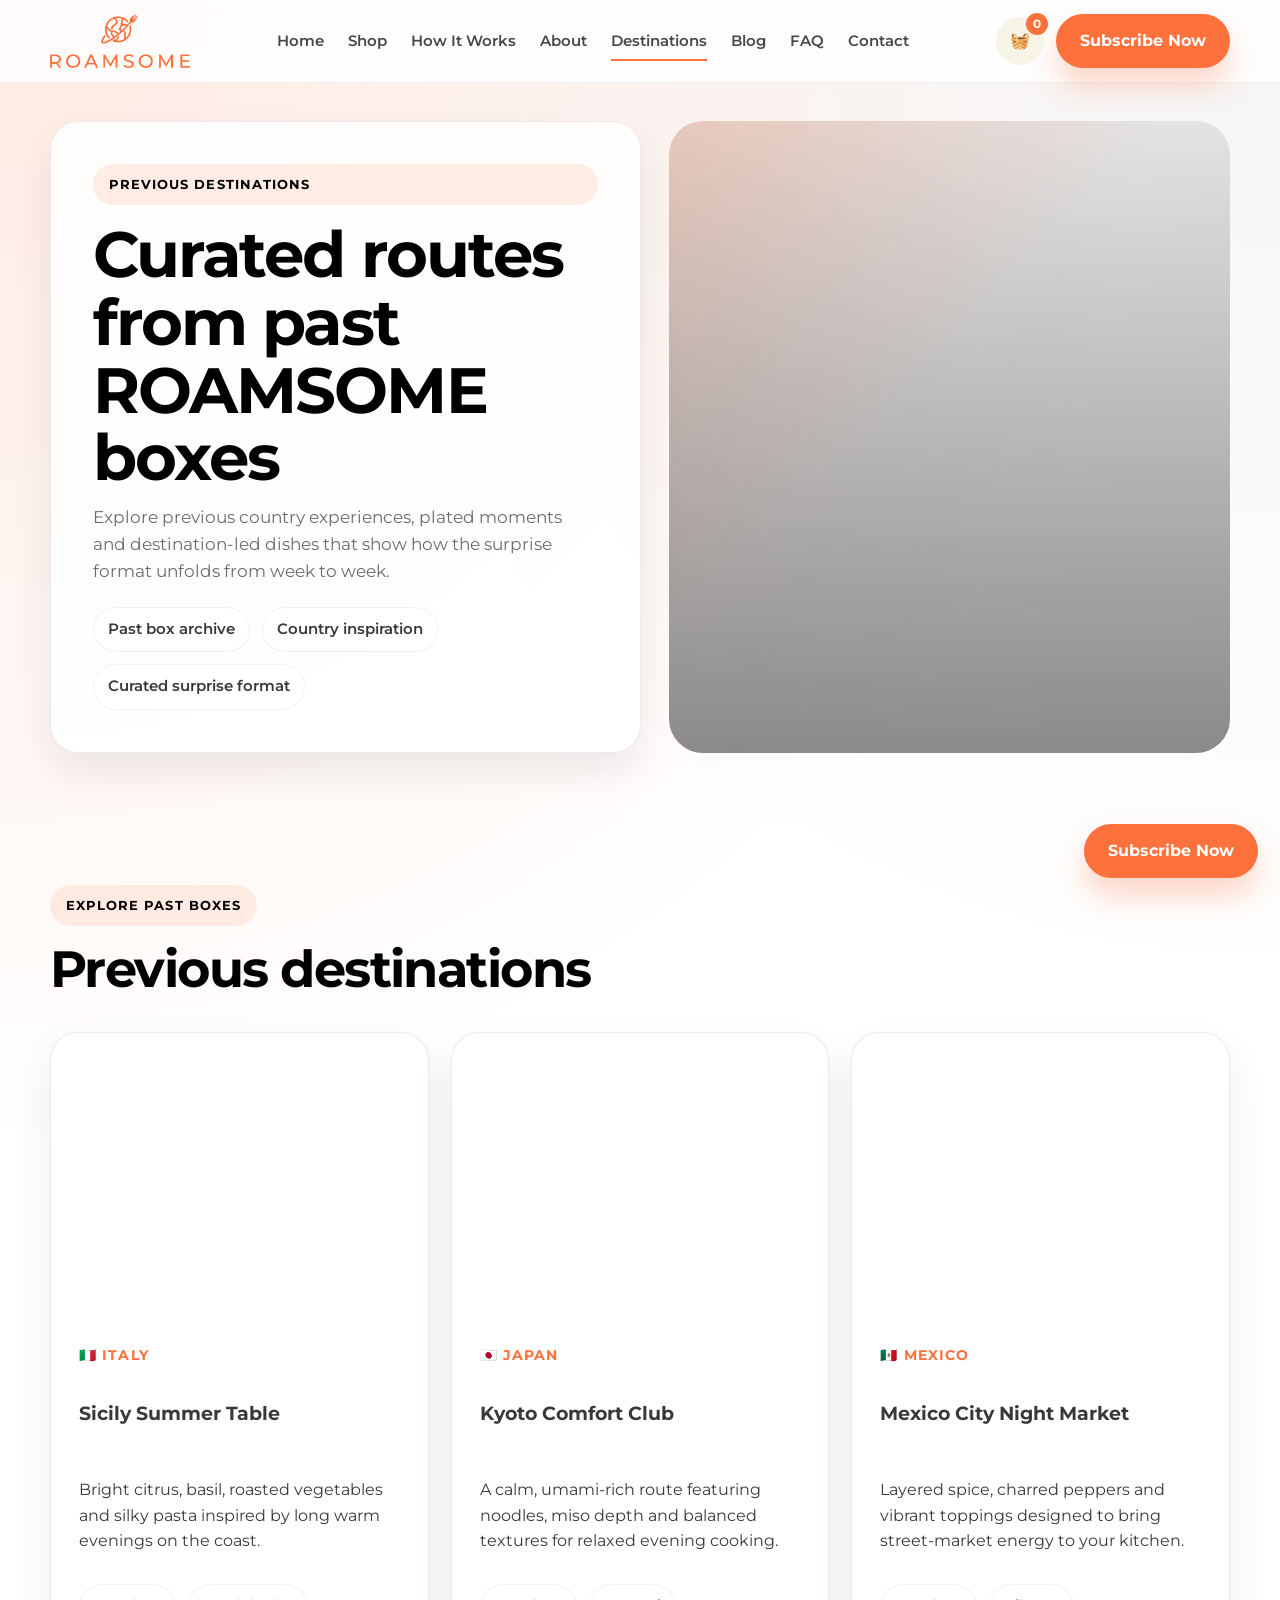
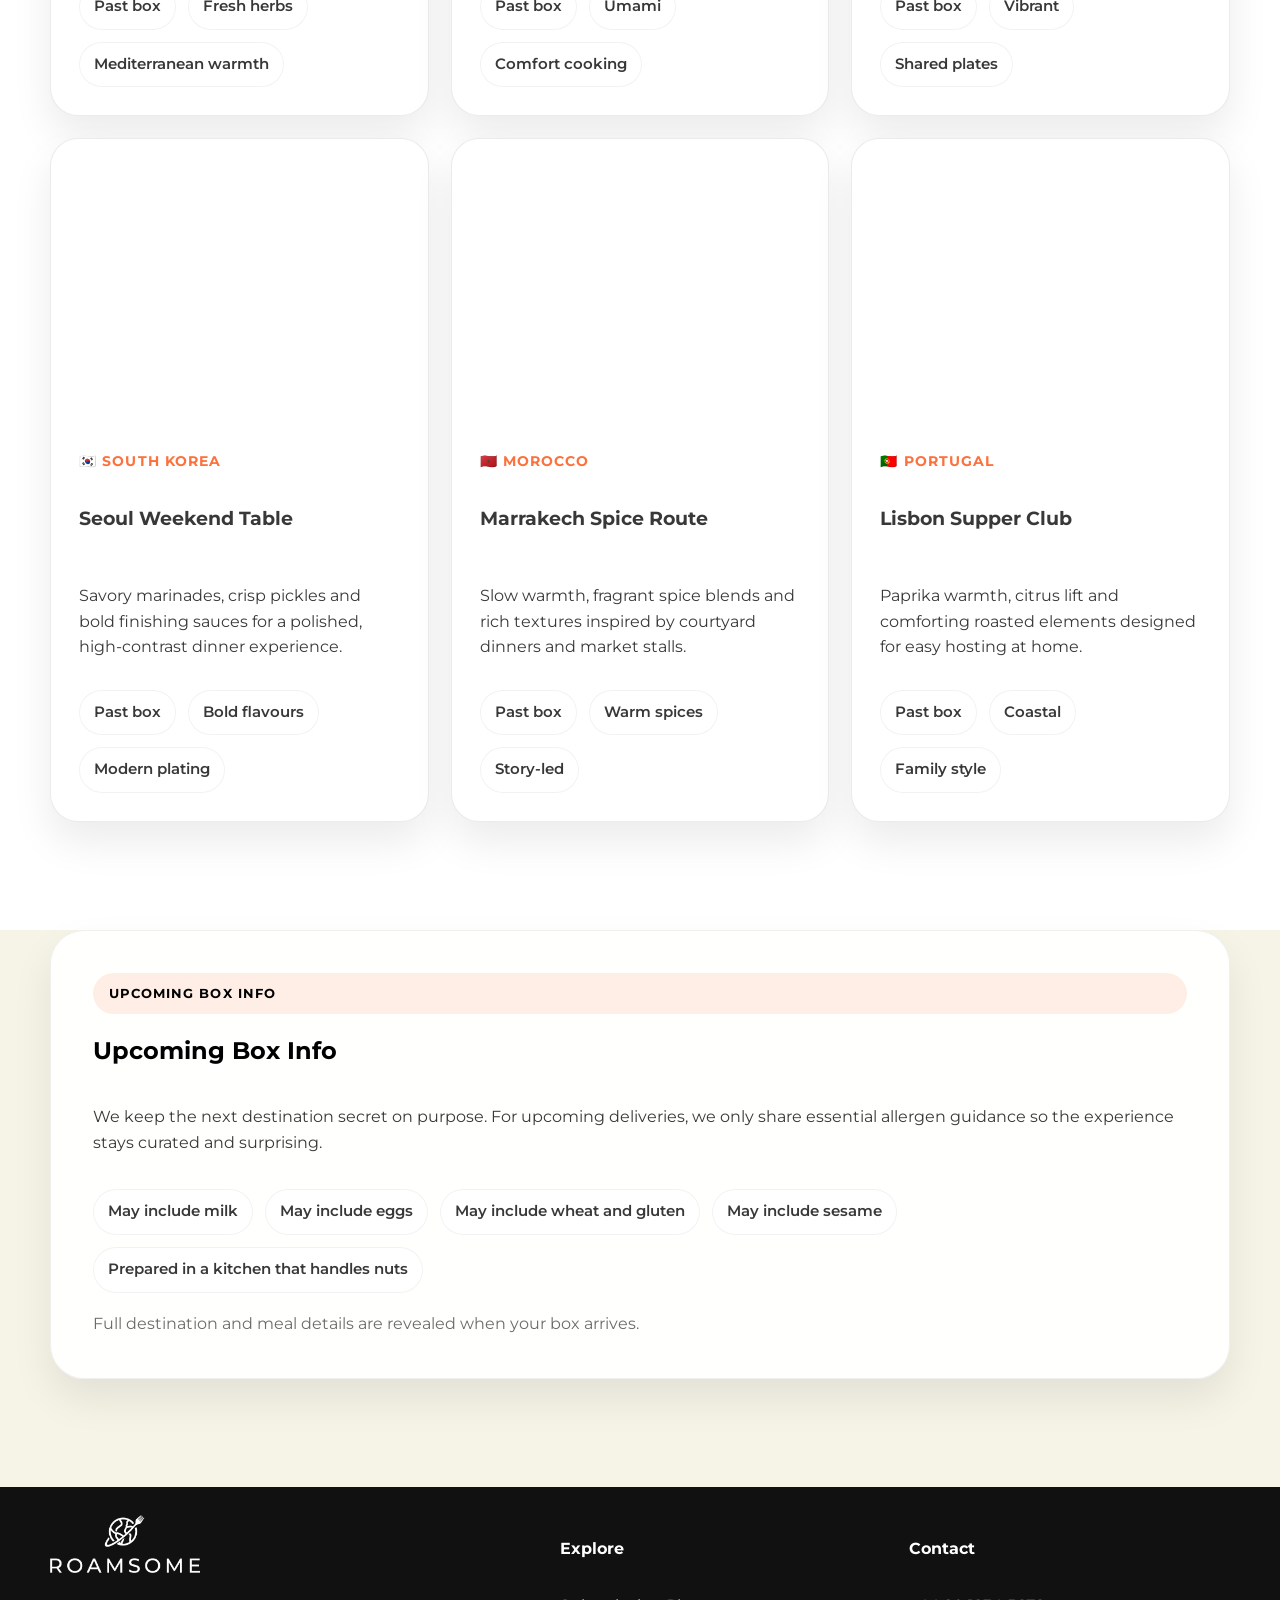
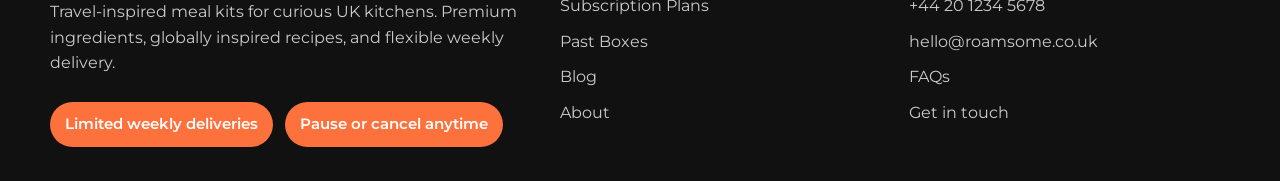
<file: menu.html>
<!DOCTYPE html>
<html lang="en">
<head>
  <meta charset="UTF-8">
  <meta name="viewport" content="width=device-width, initial-scale=1.0">
  <title>ROAMSOME | Destinations</title>
  <meta name="description" content="Explore ROAMSOME's previous destination boxes and upcoming allergen information.">
  <link rel="preconnect" href="https://fonts.googleapis.com">
  <link rel="preconnect" href="https://fonts.gstatic.com" crossorigin>
  <link href="https://fonts.googleapis.com/css2?family=Montserrat:wght@400;500;600;700;800&display=swap" rel="stylesheet">
  <link rel="stylesheet" href="styles.css">
</head>
<body>
  <div class="site-shell">
    <div data-site-header></div>
    <main>
      <section class="page-hero">
        <div class="container page-hero-grid">
          <article class="hero-card page-hero-copy">
            <span class="eyebrow">Previous destinations</span>
            <h1>Curated routes from past ROAMSOME boxes</h1>
            <p>Explore previous country experiences, plated moments and destination-led dishes that show how the surprise format unfolds from week to week.</p>
            <div class="hero-meta" style="margin-top:22px;">
              <span class="meta-chip">Past box archive</span>
              <span class="meta-chip">Country inspiration</span>
              <span class="meta-chip">Curated surprise format</span>
            </div>
          </article>
          <div class="page-hero-image" style="background-image:url('https://images.unsplash.com/photo-1528715471579-d1bcf0ba5e83?auto=format&fit=crop&w=1400&q=80')"></div>
        </div>
      </section>

      <section class="section">
        <div class="container">
          <div class="section-heading">
            <span class="eyebrow">Explore past boxes</span>
            <h2>Previous destinations</h2>
          </div>
          <div class="menu-grid" data-destination-grid></div>
        </div>
      </section>

      <section class="section section-soft">
        <div class="container" data-upcoming-box-info></div>
      </section>
    </main>
    <div data-site-footer></div>
    <div data-sticky-subscribe></div>
  </div>
  <script src="data.js"></script>
  <script src="app.js"></script>
</body>
</html>
</file>
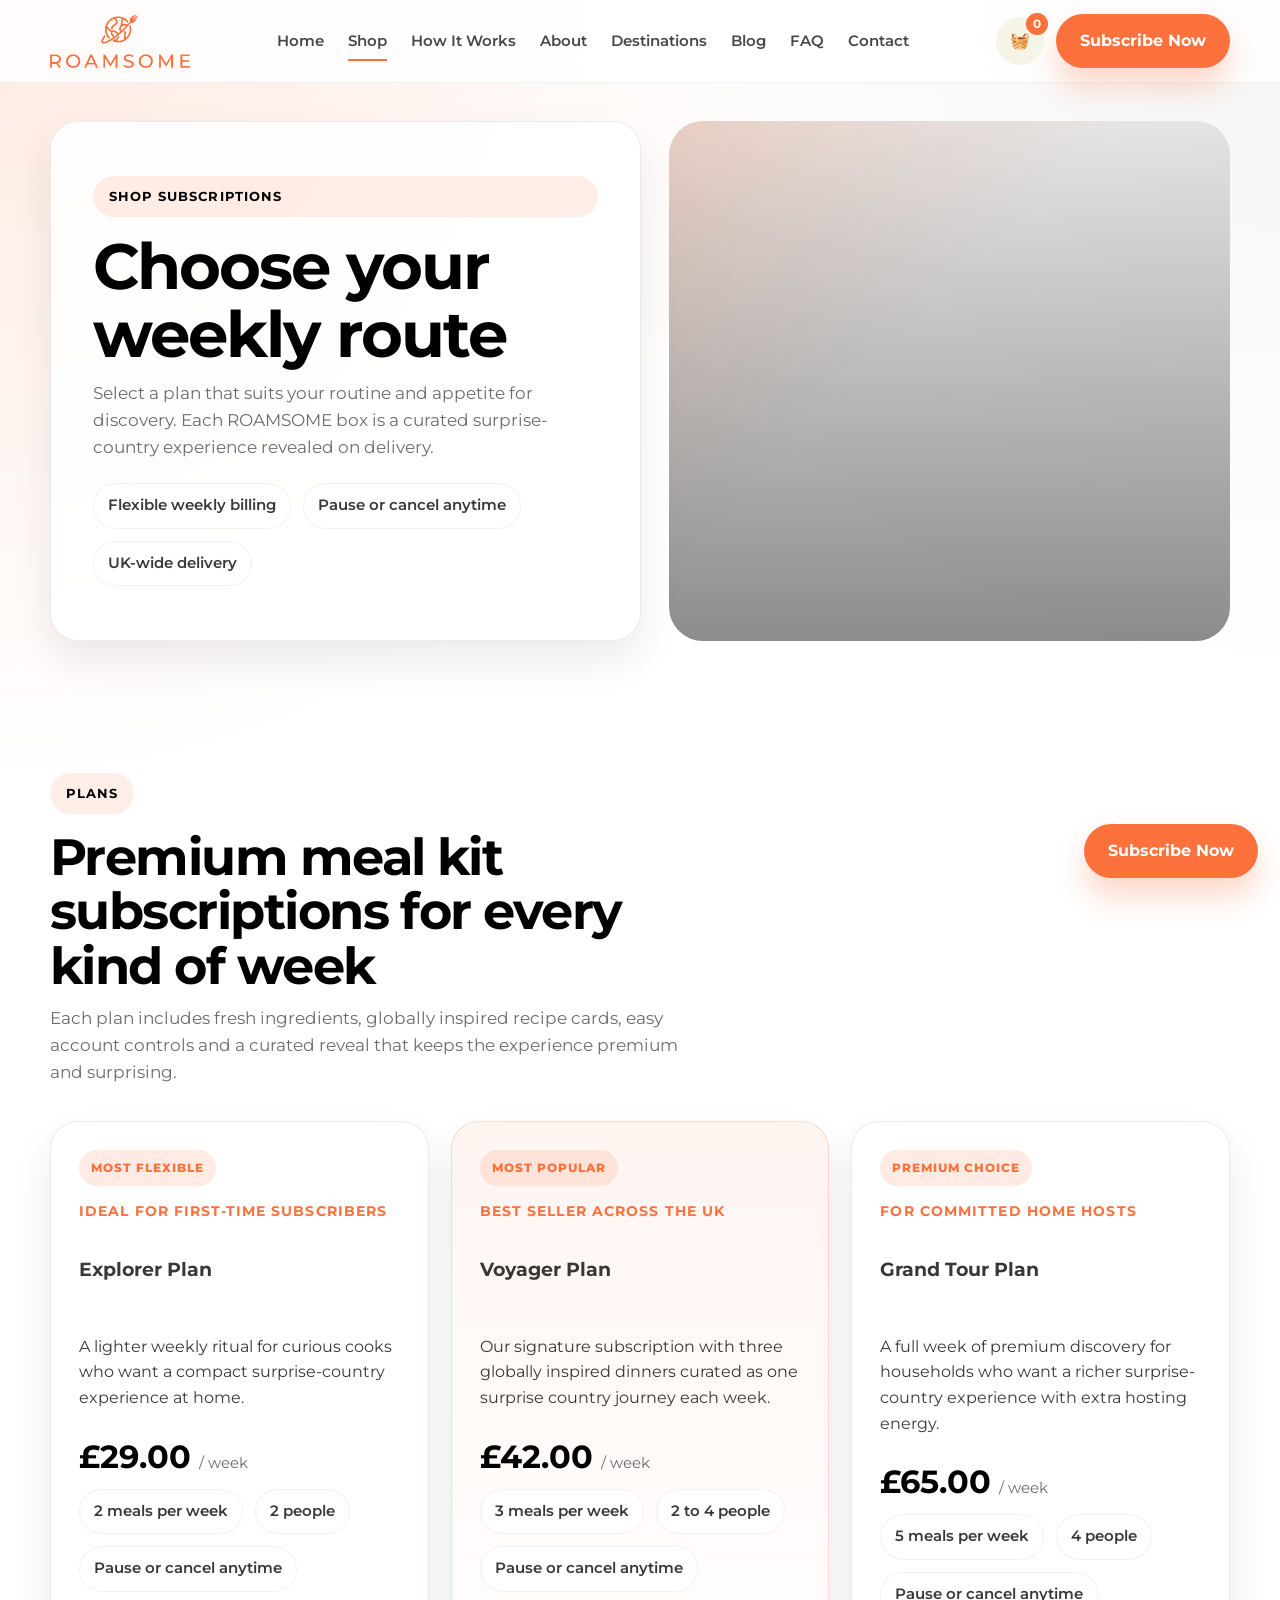
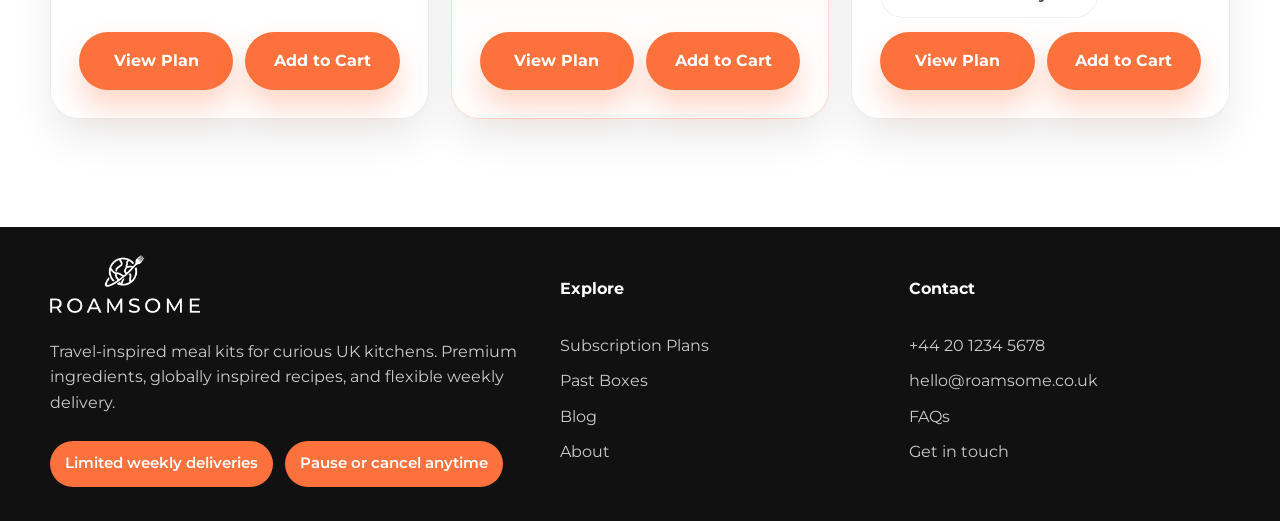
<file: shop.html>
<!DOCTYPE html>
<html lang="en">
<head>
  <meta charset="UTF-8">
  <meta name="viewport" content="width=device-width, initial-scale=1.0">
  <title>ROAMSOME | Subscription Plans</title>
  <meta name="description" content="Choose a ROAMSOME subscription plan and start your weekly curated surprise-country journey.">
  <link rel="preconnect" href="https://fonts.googleapis.com">
  <link rel="preconnect" href="https://fonts.gstatic.com" crossorigin>
  <link href="https://fonts.googleapis.com/css2?family=Montserrat:wght@400;500;600;700;800&display=swap" rel="stylesheet">
  <link rel="stylesheet" href="styles.css">
</head>
<body>
  <div class="site-shell">
    <div data-site-header></div>
    <main>
      <section class="page-hero">
        <div class="container page-hero-grid">
          <article class="hero-card page-hero-copy">
            <span class="eyebrow">Shop subscriptions</span>
            <h1>Choose your weekly route</h1>
            <p>Select a plan that suits your routine and appetite for discovery. Each ROAMSOME box is a curated surprise-country experience revealed on delivery.</p>
            <div class="hero-meta" style="margin-top:22px;">
              <span class="meta-chip">Flexible weekly billing</span>
              <span class="meta-chip">Pause or cancel anytime</span>
              <span class="meta-chip">UK-wide delivery</span>
            </div>
          </article>
          <div class="page-hero-image" style="background-image:url('https://images.unsplash.com/photo-1518779578993-ec3579fee39f?auto=format&fit=crop&w=1400&q=80')"></div>
        </div>
      </section>

      <section class="section">
        <div class="container">
          <div class="section-heading">
            <span class="eyebrow">Plans</span>
            <h2>Premium meal kit subscriptions for every kind of week</h2>
            <p>Each plan includes fresh ingredients, globally inspired recipe cards, easy account controls and a curated reveal that keeps the experience premium and surprising.</p>
          </div>
          <div class="shop-grid" data-shop-plans></div>
        </div>
      </section>
    </main>
    <div data-site-footer></div>
    <div data-sticky-subscribe></div>
  </div>
  <script src="data.js"></script>
  <script src="app.js"></script>
</body>
</html>
</file>
<file: styles.css>
:root {
  --color-primary: #fd713c;
  --color-secondary: #f6f4e7;
  --color-white: #ffffff;
  --color-black: #000000;
  --color-text: rgba(0, 0, 0, 0.78);
  --color-muted: rgba(0, 0, 0, 0.58);
  --color-border: rgba(0, 0, 0, 0.08);
  --color-surface: rgba(255, 255, 255, 0.88);
  --shadow-soft: 0 20px 40px rgba(0, 0, 0, 0.08);
  --shadow-hover: 0 24px 50px rgba(0, 0, 0, 0.14);
  --radius-card: 28px;
  --radius-pill: 999px;
  --hero-panel-height: clamp(420px, 42vw, 520px);
  --grid-card-min-height: 320px;
  --review-card-min-height: 280px;
  --media-ratio: 4 / 3;
  --content-width: min(1180px, calc(100vw - 40px));
  --section-space: clamp(64px, 9vw, 108px);
}

*,
*::before,
*::after {
  box-sizing: border-box;
}

html {
  scroll-behavior: smooth;
}

body {
  margin: 0;
  font-family: "Montserrat", sans-serif;
  color: var(--color-text);
  background:
    radial-gradient(circle at top left, rgba(253, 113, 60, 0.15), transparent 32%),
    radial-gradient(circle at top right, rgba(0, 0, 0, 0.04), transparent 28%),
    var(--color-white);
  line-height: 1.6;
}

body.menu-open {
  overflow: hidden;
}

img {
  display: block;
  max-width: 100%;
}

a {
  color: inherit;
  text-decoration: none;
}

button,
input,
select,
textarea {
  font: inherit;
}

button {
  cursor: pointer;
  border: 0;
}

.site-shell {
  min-height: 100vh;
}

.container {
  width: var(--content-width);
  margin: 0 auto;
}

.section {
  padding: var(--section-space) 0;
}

.section + .section {
  padding-top: 0;
}

.home-page .section + .section {
  padding-top: var(--section-space);
}

.section-soft {
  background: var(--color-secondary);
}

.eyebrow {
  display: inline-flex;
  align-items: center;
  gap: 10px;
  padding: 10px 16px;
  border-radius: var(--radius-pill);
  background: rgba(253, 113, 60, 0.12);
  color: var(--color-black);
  font-size: 0.82rem;
  font-weight: 700;
  letter-spacing: 0.08em;
  text-transform: uppercase;
  transition: transform 0.25s ease, box-shadow 0.25s ease, background-color 0.25s ease;
}

.eyebrow:hover {
  transform: translateY(-2px);
  box-shadow: 0 12px 22px rgba(253, 113, 60, 0.12);
  background: rgba(253, 113, 60, 0.18);
}

.section-heading {
  max-width: 640px;
  margin-bottom: 36px;
}

.section-heading h2,
.page-hero h1,
.hero-copy h1 {
  margin: 16px 0 12px;
  color: var(--color-black);
  line-height: 1.06;
  letter-spacing: -0.03em;
}

.hero-copy h1 {
  font-size: clamp(2.8rem, 6vw, 5.4rem);
}

.page-hero h1 {
  font-size: clamp(2.4rem, 5vw, 4.2rem);
}

.section-heading h2 {
  font-size: clamp(2rem, 4vw, 3.4rem);
}

.section-heading p,
.hero-copy p,
.page-hero p {
  margin: 0;
  font-size: 1.05rem;
  color: var(--color-muted);
}

.btn,
.btn-secondary,
.btn-text {
  display: inline-flex;
  align-items: center;
  justify-content: center;
  gap: 10px;
  min-height: 54px;
  padding: 0 24px;
  border-radius: var(--radius-pill);
  font-weight: 700;
  transition: transform 0.25s ease, box-shadow 0.25s ease, background-color 0.25s ease, color 0.25s ease;
}

.btn {
  background: var(--color-primary);
  color: var(--color-white);
  box-shadow: 0 18px 30px rgba(253, 113, 60, 0.28);
}

.btn:hover,
.btn:focus-visible {
  transform: translateY(-2px);
  box-shadow: 0 22px 36px rgba(253, 113, 60, 0.34);
}

.btn-secondary {
  background: rgba(255, 255, 255, 0.86);
  color: var(--color-black);
  border: 1px solid rgba(255, 255, 255, 0.68);
}

.btn-secondary:hover,
.btn-text:hover {
  transform: translateY(-2px);
}

.btn-text {
  background: transparent;
  color: var(--color-black);
  padding-inline: 0;
}

.tag-list,
.hero-meta,
.rating-row,
.mini-points,
.trust-points {
  display: flex;
  flex-wrap: wrap;
  gap: 12px;
}

.tag,
.meta-chip,
.mini-pill {
  display: inline-flex;
  align-items: center;
  gap: 8px;
  padding: 10px 14px;
  border-radius: var(--radius-pill);
  background: rgba(255, 255, 255, 0.85);
  border: 1px solid rgba(0, 0, 0, 0.05);
  font-size: 0.92rem;
  font-weight: 600;
  transition: transform 0.25s ease, box-shadow 0.25s ease, border-color 0.25s ease, background-color 0.25s ease, color 0.25s ease;
}

.tag:hover,
.meta-chip:hover,
.mini-pill:hover {
  transform: translateY(-2px);
  border-color: rgba(253, 113, 60, 0.2);
  box-shadow: 0 14px 24px rgba(253, 113, 60, 0.12);
}

.site-header {
  position: sticky;
  top: 0;
  z-index: 1000;
  background: rgba(255, 255, 255, 0.84);
  backdrop-filter: blur(18px);
  border-bottom: 1px solid rgba(0, 0, 0, 0.05);
}

.header-inner {
  width: var(--content-width);
  margin: 0 auto;
  min-height: 82px;
  display: flex;
  align-items: center;
  justify-content: space-between;
  gap: 16px;
}

.brand-mark {
  display: inline-flex;
  align-items: center;
  line-height: 0;
}

.brand-mark img {
  display: block;
  width: auto;
  height: auto;
  max-width: 100%;
}

.brand-mark-header img {
  height: 54px;
}

.brand-mark-footer img {
  height: 58px;
}

.nav-links {
  display: flex;
  align-items: center;
  gap: 24px;
}

.nav-links a {
  position: relative;
  font-size: 0.95rem;
  font-weight: 600;
  color: rgba(0, 0, 0, 0.72);
}

.nav-links a::after {
  content: "";
  position: absolute;
  left: 0;
  bottom: -8px;
  width: 100%;
  height: 2px;
  transform: scaleX(0);
  transform-origin: left;
  background: var(--color-primary);
  transition: transform 0.25s ease;
}

.nav-links a:hover::after,
.nav-links a.active::after {
  transform: scaleX(1);
}

.header-actions {
  display: flex;
  align-items: center;
  gap: 12px;
}

.cart-link {
  position: relative;
  display: inline-flex;
  align-items: center;
  justify-content: center;
  width: 48px;
  height: 48px;
  border-radius: 50%;
  background: var(--color-secondary);
  color: var(--color-black);
}

.cart-count {
  position: absolute;
  top: -4px;
  right: -4px;
  min-width: 22px;
  min-height: 22px;
  padding: 0 6px;
  border-radius: var(--radius-pill);
  background: var(--color-primary);
  color: var(--color-white);
  display: inline-flex;
  align-items: center;
  justify-content: center;
  font-size: 0.78rem;
  font-weight: 700;
}

.menu-toggle {
  display: none;
  width: 48px;
  height: 48px;
  border-radius: 50%;
  background: var(--color-secondary);
  color: var(--color-black);
}

.hero {
  position: relative;
  overflow: hidden;
  padding: 38px 0 40px;
}

.hero-grid,
.page-hero-grid,
.split-grid,
.footer-grid,
.contact-grid,
.checkout-grid,
.product-layout {
  display: grid;
  gap: 28px;
}

.hero-grid {
  grid-template-columns: 1.05fr 0.95fr;
  align-items: stretch;
}

.hero-card,
.glass-card,
.content-card,
.plan-card,
.testimonial-card,
.faq-item,
.detail-card,
.summary-card,
.checkout-card,
.contact-card,
.story-card {
  background: var(--color-surface);
  border: 1px solid var(--color-border);
  border-radius: var(--radius-card);
  box-shadow: var(--shadow-soft);
  transition: transform 0.28s ease, box-shadow 0.28s ease, border-color 0.28s ease;
}

.hero-card:hover,
.detail-card:hover,
.summary-card:hover,
.checkout-card:hover,
.contact-card:hover,
.faq-item:hover {
  transform: translateY(-4px);
  box-shadow: var(--shadow-hover);
  border-color: rgba(253, 113, 60, 0.16);
}

.hero-copy {
  padding: clamp(32px, 5vw, 56px);
  background: var(--color-white);
}

.hero-copy .actions {
  display: flex;
  flex-wrap: wrap;
  gap: 14px;
  margin: 28px 0 22px;
}

.urgency-line {
  display: inline-flex;
  align-items: center;
  gap: 10px;
  font-weight: 700;
  color: var(--color-black);
  transition: transform 0.25s ease, color 0.25s ease;
}

.urgency-line:hover {
  transform: translateX(4px);
  color: var(--color-primary);
}

.urgency-dot {
  width: 10px;
  height: 10px;
  border-radius: 50%;
  background: var(--color-primary);
  animation: pulse 1.6s infinite;
}

@keyframes pulse {
  0% { transform: scale(0.9); opacity: 0.8; }
  70% { transform: scale(1.3); opacity: 0.2; }
  100% { transform: scale(0.9); opacity: 0.8; }
}

.hero-visual,
.page-hero-image {
  position: relative;
  min-height: 620px;
  overflow: hidden;
  border-radius: 34px;
  background:
    radial-gradient(circle at top right, rgba(253, 113, 60, 0.18), transparent 28%),
    linear-gradient(180deg, rgba(246, 244, 231, 0.88), rgba(255, 255, 255, 0.96));
}

.hero-visual::after,
.page-hero-image::after {
  content: "";
  position: absolute;
  inset: 0;
  background:
    linear-gradient(180deg, rgba(0, 0, 0, 0.08), rgba(0, 0, 0, 0.45)),
    linear-gradient(135deg, rgba(253, 113, 60, 0.2), transparent 42%);
}

.hero-slider {
  isolation: isolate;
}

.hero-slide {
  position: absolute;
  inset: 0;
  opacity: 0;
  transition: opacity 0.8s ease;
  pointer-events: none;
}

.hero-slide.is-active {
  opacity: 1;
  pointer-events: auto;
}

.hero-slide-media {
  position: absolute;
  inset: 0;
  display: flex;
  align-items: center;
  justify-content: center;
  padding: 0;
}

.hero-slide-media img {
  width: 100%;
  height: 100%;
  object-fit: cover;
  object-position: center;
  border-radius: 34px;
}

.hero-slider .floating-card {
  max-width: min(380px, calc(100% - 48px));
}

.hero-slider-dots {
  position: absolute;
  top: 24px;
  right: 24px;
  z-index: 3;
  display: inline-flex;
  align-items: center;
  gap: 10px;
  padding: 10px 14px;
  border-radius: var(--radius-pill);
  background: rgba(255, 255, 255, 0.82);
  backdrop-filter: blur(12px);
}

.hero-slider-dots button {
  width: 10px;
  height: 10px;
  padding: 0;
  border-radius: 50%;
  background: rgba(0, 0, 0, 0.18);
  transition: transform 0.25s ease, background-color 0.25s ease;
}

.hero-slider-dots button.is-active {
  transform: scale(1.25);
  background: var(--color-primary);
}

.floating-card {
  position: absolute;
  z-index: 1;
  padding: 18px 20px;
  border-radius: 22px;
  background: rgba(255, 255, 255, 0.88);
  backdrop-filter: blur(14px);
  box-shadow: var(--shadow-soft);
  transition: transform 0.25s ease, box-shadow 0.25s ease;
}

.floating-card:hover {
  transform: translateY(-3px);
  box-shadow: var(--shadow-hover);
}

.floating-card.top {
  top: 24px;
  right: 24px;
}

.floating-card.bottom {
  left: 24px;
  bottom: 24px;
}

.floating-card strong,
.stats-card strong {
  display: block;
  font-size: 1.1rem;
  color: var(--color-black);
}

.cards-grid,
.plans-grid,
.testimonial-grid,
.faq-grid,
.menu-grid,
.shop-grid,
.blog-grid,
.feature-grid,
.stats-grid {
  display: grid;
  gap: 22px;
}

.cards-grid,
.plans-grid,
.faq-grid,
.menu-grid,
.shop-grid,
.blog-grid,
.feature-grid,
.stats-grid {
  grid-auto-rows: 1fr;
}

.cards-grid.three,
.feature-grid,
.stats-grid {
  grid-template-columns: repeat(3, minmax(0, 1fr));
}

.menu-grid,
.shop-grid,
.plans-grid,
.blog-grid,
.testimonial-grid {
  grid-template-columns: repeat(3, minmax(0, 1fr));
}

.card,
.step-card,
.meal-card,
.feature-card,
.blog-card {
  position: relative;
  overflow: hidden;
  border-radius: var(--radius-card);
  background: var(--color-white);
  border: 1px solid var(--color-border);
  box-shadow: var(--shadow-soft);
  transition: transform 0.28s ease, box-shadow 0.28s ease, border-color 0.28s ease;
}

.card:hover,
.step-card:hover,
.meal-card:hover,
.feature-card:hover,
.blog-card:hover,
.plan-card:hover,
.testimonial-card:hover,
.story-card:hover {
  transform: translateY(-6px);
  box-shadow: var(--shadow-hover);
  border-color: rgba(253, 113, 60, 0.18);
}

.card-body,
.step-card,
.feature-card,
.blog-card-body,
.plan-card,
.testimonial-card,
.faq-item,
.detail-card,
.summary-card,
.checkout-card,
.contact-card,
.story-card {
  padding: 28px;
}

.icon-badge {
  width: 54px;
  height: 54px;
  display: inline-flex;
  align-items: center;
  justify-content: center;
  border-radius: 18px;
  background: rgba(253, 113, 60, 0.14);
  color: var(--color-primary);
  font-size: 1.45rem;
  margin-bottom: 16px;
}

.step-number {
  display: inline-flex;
  align-items: center;
  justify-content: center;
  width: 38px;
  height: 38px;
  border-radius: 50%;
  background: var(--color-primary);
  color: var(--color-white);
  font-weight: 700;
  margin-bottom: 16px;
}

.meal-image {
  aspect-ratio: var(--media-ratio);
  background-size: cover;
  background-position: center;
}

.meal-card .card-body,
.shop-grid .plan-card,
.testimonial-card,
.product-layout .detail-card {
  display: flex;
  flex-direction: column;
  gap: 14px;
}

.testimonial-grid {
  display: block;
}

.testimonial-marquee {
  position: relative;
  overflow: hidden;
  width: 100%;
  padding: 8px 0;
}

.testimonial-marquee::before,
.testimonial-marquee::after {
  content: "";
  position: absolute;
  top: 0;
  bottom: 0;
  width: 72px;
  z-index: 2;
  pointer-events: none;
}

.testimonial-marquee::before {
  left: 0;
  background: linear-gradient(90deg, var(--color-white), rgba(255, 255, 255, 0));
}

.testimonial-marquee::after {
  right: 0;
  background: linear-gradient(270deg, var(--color-white), rgba(255, 255, 255, 0));
}

.section-soft .testimonial-marquee::before {
  background: linear-gradient(90deg, var(--color-secondary), rgba(246, 244, 231, 0));
}

.section-soft .testimonial-marquee::after {
  background: linear-gradient(270deg, var(--color-secondary), rgba(246, 244, 231, 0));
}

.testimonial-track {
  display: flex;
  align-items: stretch;
  gap: 22px;
  width: max-content;
  animation: testimonial-scroll 34s linear infinite;
  will-change: transform;
}

.testimonial-marquee:hover .testimonial-track {
  animation-play-state: paused;
}

.testimonial-slide {
  flex: 0 0 clamp(320px, 32vw, 410px);
  min-height: 100%;
}

.testimonial-card {
  min-height: var(--review-card-min-height);
}

.testimonial-card p {
  margin: 0;
}

@keyframes testimonial-scroll {
  from {
    transform: translateX(0);
  }

  to {
    transform: translateX(calc(-50% - 11px));
  }
}

.plans-grid .plan-card,
.shop-grid .plan-card,
.cards-grid .step-card,
.feature-grid .feature-card,
.faq-grid .faq-item,
.contact-grid .contact-card,
.story-stack .story-card {
  height: 100%;
  min-height: var(--grid-card-min-height);
}

.plan-card {
  display: flex;
  flex-direction: column;
  gap: 14px;
}

.plan-card-image {
  border-radius: 22px;
  overflow: hidden;
}

.blog-card {
  display: flex;
  flex-direction: column;
}

.blog-card-image {
  border-radius: 22px 22px 0 0;
}

.blog-card-body {
  display: grid;
  gap: 14px;
}

.kicker {
  font-size: 0.86rem;
  letter-spacing: 0.08em;
  text-transform: uppercase;
  font-weight: 700;
  color: var(--color-primary);
}

.price {
  display: flex;
  align-items: baseline;
  gap: 8px;
  color: var(--color-black);
}

.price strong {
  font-size: 2rem;
  line-height: 1;
}

.price span {
  color: var(--color-muted);
  font-size: 0.95rem;
}

.plan-highlight {
  border: 1px solid rgba(253, 113, 60, 0.24);
  background:
    linear-gradient(180deg, rgba(253, 113, 60, 0.07), rgba(255, 255, 255, 0.95)),
    var(--color-white);
}

.plan-badge {
  display: inline-flex;
  align-self: flex-start;
  padding: 8px 12px;
  border-radius: var(--radius-pill);
  background: rgba(253, 113, 60, 0.14);
  color: var(--color-primary);
  font-size: 0.78rem;
  font-weight: 800;
  letter-spacing: 0.08em;
  text-transform: uppercase;
}

.rating {
  color: var(--color-primary);
  letter-spacing: 0.1em;
}

.testimonial-footer {
  margin-top: auto;
  color: var(--color-black);
  font-weight: 700;
}

.cta-banner {
  color: var(--color-white);
  padding: clamp(32px, 4vw, 46px);
  border-radius: 34px;
  background:
    linear-gradient(135deg, rgba(255, 255, 255, 0.12), transparent),
    var(--color-primary);
  box-shadow: 0 30px 50px rgba(253, 113, 60, 0.28);
}

.cta-banner h2,
.cta-banner p {
  color: inherit;
}

.cta-banner .actions,
.newsletter-form,
.inline-actions {
  display: flex;
  flex-wrap: wrap;
  gap: 14px;
}

.plan-card .inline-actions {
  margin-top: auto;
  width: 100%;
  display: grid;
  grid-template-columns: repeat(2, minmax(0, 1fr));
  align-items: stretch;
  gap: 12px;
}

.plan-card .inline-actions .btn,
.plan-card .inline-actions .btn-secondary {
  width: 100%;
  min-width: 0;
  min-height: 58px;
  padding-inline: 18px;
  text-align: center;
}

.newsletter-card {
  padding: clamp(28px, 4vw, 42px);
  border-radius: 34px;
  background: var(--color-secondary);
  border: 1px solid rgba(0, 0, 0, 0.05);
}

.newsletter-form input,
.contact-form input,
.contact-form textarea,
.checkout-form input,
.checkout-form select {
  width: 100%;
  min-height: 56px;
  border-radius: 18px;
  border: 1px solid rgba(0, 0, 0, 0.1);
  padding: 16px 18px;
  background: rgba(255, 255, 255, 0.95);
  color: var(--color-black);
}

.contact-form textarea {
  min-height: 160px;
  resize: vertical;
}

.newsletter-form input:focus,
.contact-form input:focus,
.contact-form textarea:focus,
.checkout-form input:focus,
.checkout-form select:focus {
  outline: 2px solid rgba(253, 113, 60, 0.25);
  border-color: rgba(253, 113, 60, 0.3);
}

.page-hero {
  padding: 38px 0 24px;
}

.page-hero-grid {
  grid-template-columns: 1fr 0.95fr;
  align-items: stretch;
}

.page-hero-copy {
  padding: clamp(26px, 4vw, 42px);
  min-height: var(--hero-panel-height);
  display: flex;
  flex-direction: column;
  justify-content: center;
}

.page-hero-image {
  min-height: var(--hero-panel-height);
  height: 100%;
}

.split-grid,
.product-layout,
.contact-grid,
.checkout-grid {
  grid-template-columns: 1fr 1fr;
}

.product-layout {
  align-items: start;
  gap: 22px;
}

.product-main-column,
.product-info-stack {
  display: grid;
  gap: 16px;
}

.product-page-stack {
  display: grid;
  gap: 28px;
}

.product-related {
  display: grid;
  gap: 18px;
}

.surprise-story-card {
  background:
    linear-gradient(135deg, rgba(253, 113, 60, 0.08), rgba(255, 255, 255, 0.98)),
    var(--color-white);
}

.upcoming-card {
  display: grid;
  gap: 18px;
  padding: clamp(28px, 4vw, 42px);
  border-radius: 34px;
  background: rgba(255, 255, 255, 0.94);
  border: 1px solid rgba(0, 0, 0, 0.06);
  box-shadow: var(--shadow-soft);
}

.upcoming-card h2,
.blog-post-copy h1 {
  margin: 0;
  color: var(--color-black);
}

.allergen-grid {
  display: flex;
  flex-wrap: wrap;
  gap: 12px;
}

.upcoming-note {
  margin: 0;
  color: var(--color-muted);
}

.blog-post-layout {
  display: grid;
  gap: 24px;
}

.blog-post-hero {
  min-height: min(62vw, 520px);
  border-radius: 34px;
}

.blog-post-copy {
  display: grid;
  gap: 16px;
}

.blog-post-copy > p {
  margin: 0;
  font-size: 1.04rem;
}

.blog-section-stack {
  display: grid;
  gap: 18px;
}

.blog-section-stack .summary-card h2 {
  margin: 0 0 10px;
}

.blog-section-stack .summary-card p {
  margin: 0 0 12px;
}

.blog-section-stack .summary-card p:last-child {
  margin-bottom: 0;
}

.product-image-card,
.product-purchase-card {
  overflow: hidden;
}

.product-purchase-card {
  gap: 12px;
  padding: 24px;
}

.story-stack,
.detail-list,
.checkout-stack,
.contact-stack,
.faq-list,
.cart-list,
.summary-list {
  display: grid;
  gap: 18px;
}

.detail-list li,
.plan-card ul,
.faq-item p,
.summary-line,
.menu-item-meta,
.contact-meta {
  color: var(--color-muted);
}

.detail-list,
.plan-card ul,
.check-list {
  margin: 0;
  padding: 0;
  list-style: none;
}

.detail-list li,
.plan-card ul li,
.check-list li {
  position: relative;
  padding-left: 28px;
}

.detail-list li::before,
.plan-card ul li::before,
.check-list li::before {
  content: "•";
  position: absolute;
  left: 8px;
  color: var(--color-primary);
  font-weight: 800;
}

.order-item {
  display: grid;
  grid-template-columns: auto 1fr auto;
  gap: 14px;
  align-items: center;
  padding: 16px 0;
  border-bottom: 1px solid rgba(0, 0, 0, 0.08);
}

.qty-controls {
  display: inline-flex;
  align-items: center;
  gap: 10px;
  border-radius: var(--radius-pill);
  background: var(--color-secondary);
  padding: 6px;
}

.qty-controls button {
  width: 34px;
  height: 34px;
  border-radius: 50%;
  background: var(--color-white);
  color: var(--color-black);
}

.summary-row {
  display: flex;
  align-items: center;
  justify-content: space-between;
  gap: 16px;
  padding: 8px 0;
}

.summary-row.total {
  margin-top: 8px;
  padding-top: 18px;
  border-top: 1px solid rgba(0, 0, 0, 0.08);
  font-weight: 800;
  color: var(--color-black);
}

.payment-strip {
  display: flex;
  flex-wrap: wrap;
  gap: 10px;
}

.payment-strip span {
  padding: 10px 12px;
  border-radius: 14px;
  background: var(--color-secondary);
  font-size: 0.88rem;
  font-weight: 700;
}

.purchase-panel {
  display: grid;
  gap: 14px;
  padding: 18px;
  border-radius: 24px;
  background: rgba(246, 244, 231, 0.64);
  border: 1px solid rgba(0, 0, 0, 0.06);
}

.purchase-header {
  display: flex;
  align-items: center;
  justify-content: space-between;
  gap: 16px;
}

.purchase-options {
  display: grid;
  gap: 10px;
}

.purchase-option {
  display: grid;
  grid-template-columns: auto 1fr;
  gap: 14px;
  align-items: start;
  padding: 14px 16px;
  border-radius: 18px;
  background: var(--color-white);
  border: 1px solid rgba(0, 0, 0, 0.08);
  box-shadow: 0 8px 18px rgba(0, 0, 0, 0.04);
  cursor: pointer;
  transition: border-color 0.2s ease, box-shadow 0.2s ease, transform 0.2s ease;
}

.purchase-option:hover,
.purchase-option.is-selected {
  border-color: rgba(253, 113, 60, 0.34);
  box-shadow: 0 14px 26px rgba(253, 113, 60, 0.09);
  transform: translateY(-1px);
}

.purchase-option input {
  width: 18px;
  height: 18px;
  margin: 3px 0 0;
  accent-color: var(--color-primary);
}

.purchase-option-copy {
  display: grid;
  gap: 8px;
}

.purchase-option-title-row {
  display: flex;
  flex-wrap: wrap;
  align-items: center;
  gap: 10px;
}

.purchase-option-title {
  font-weight: 700;
  color: var(--color-black);
}

.purchase-option-badge {
  padding: 4px 9px;
  border-radius: 999px;
  background: #ffd84d;
  color: var(--color-black);
  font-size: 0.74rem;
  font-weight: 800;
  letter-spacing: 0.04em;
}

.purchase-option-price {
  margin-left: auto;
  font-weight: 700;
  color: rgba(0, 0, 0, 0.72);
}

.purchase-option-note {
  color: var(--color-muted);
}

.purchase-cta {
  width: 100%;
}

.product-info-stack .summary-card {
  padding: 20px;
}

.sticky-subscribe {
  position: fixed;
  right: 22px;
  bottom: 22px;
  z-index: 900;
}

.sticky-subscribe a {
  min-width: 170px;
}

.footer {
  padding: 28px 0 34px;
  background: #111111;
  color: rgba(255, 255, 255, 0.78);
}

.footer-grid {
  grid-template-columns: 1.2fr 0.8fr 0.8fr;
  align-items: start;
}

.footer h4,
.footer strong,
.footer a:hover {
  color: var(--color-white);
}

.footer-links,
.footer-meta {
  display: grid;
  gap: 10px;
}

.footer .mini-pill {
  background: var(--color-primary);
  color: var(--color-white);
  border-color: transparent;
}

.map-accent {
  position: relative;
}

.map-accent::before {
  content: "";
  position: absolute;
  inset: 0;
  pointer-events: none;
  background-image:
    radial-gradient(circle at 20% 20%, rgba(253, 113, 60, 0.08) 0 8px, transparent 8px),
    radial-gradient(circle at 78% 34%, rgba(253, 113, 60, 0.08) 0 7px, transparent 7px),
    linear-gradient(rgba(0, 0, 0, 0.035) 1px, transparent 1px),
    linear-gradient(90deg, rgba(0, 0, 0, 0.035) 1px, transparent 1px);
  background-size: auto, auto, 80px 80px, 80px 80px;
  mask-image: radial-gradient(circle at center, black 45%, transparent 85%);
}

.hero-copy.map-accent::before {
  display: none;
}

.hidden {
  display: none !important;
}

.success-message {
  padding: 18px 20px;
  border-radius: 20px;
  background: rgba(253, 113, 60, 0.12);
  color: var(--color-black);
  font-weight: 600;
}

@media (max-width: 1080px) {
  .hero-grid,
  .page-hero-grid,
  .split-grid,
  .product-layout,
  .contact-grid,
  .checkout-grid,
  .footer-grid,
  .cards-grid.three,
  .feature-grid,
  .stats-grid,
  .menu-grid,
  .shop-grid,
  .blog-grid,
  .plans-grid,
  .testimonial-grid {
    grid-template-columns: repeat(2, minmax(0, 1fr));
  }

  .hero-visual {
    min-height: 520px;
  }

  .footer-grid {
    gap: 32px;
  }

  .testimonial-slide {
    flex-basis: min(420px, 46vw);
  }
}

@media (max-width: 760px) {
  :root {
    --content-width: min(100vw - 24px, 1180px);
    --section-space: 56px;
  }

  .site-header {
    backdrop-filter: blur(12px);
  }

  .header-inner {
    min-height: 74px;
  }

  .menu-toggle {
    display: inline-flex;
    align-items: center;
    justify-content: center;
  }

  .nav-links {
    position: fixed;
    inset: 74px 12px auto 12px;
    padding: 22px;
    flex-direction: column;
    align-items: flex-start;
    border-radius: 26px;
    background: rgba(255, 255, 255, 0.98);
    box-shadow: var(--shadow-soft);
    opacity: 0;
    pointer-events: none;
    transform: translateY(-10px);
    transition: opacity 0.24s ease, transform 0.24s ease;
  }

  .nav-links.open {
    opacity: 1;
    pointer-events: auto;
    transform: translateY(0);
  }

  .header-actions .btn {
    display: none;
  }

  .hero,
  .page-hero {
    padding-top: 22px;
  }

  .hero-grid,
  .page-hero-grid,
  .split-grid,
  .product-layout,
  .contact-grid,
  .checkout-grid,
  .cards-grid.three,
  .feature-grid,
  .stats-grid,
  .menu-grid,
  .shop-grid,
  .blog-grid,
  .plans-grid,
  .testimonial-grid,
  .footer-grid {
    grid-template-columns: 1fr;
  }

  .hero-copy,
  .page-hero-copy,
  .step-card,
  .feature-card,
  .plan-card,
  .testimonial-card,
  .faq-item,
  .detail-card,
  .summary-card,
  .checkout-card,
  .contact-card,
  .story-card {
    padding: 22px;
  }

  .hero-visual,
  .page-hero-image {
    min-height: 360px;
  }

  .purchase-header {
    align-items: flex-start;
    flex-direction: column;
  }

  .hero-slide-media {
    padding: 0;
  }

  .floating-card.top {
    top: 16px;
    right: 16px;
  }

  .floating-card.bottom {
    left: 16px;
    right: 16px;
    bottom: 54px;
  }

  .hero-slider-dots {
    top: 12px;
    right: 12px;
  }

  .testimonial-marquee::before,
  .testimonial-marquee::after {
    width: 28px;
  }

  .testimonial-track {
    gap: 16px;
    animation-duration: 28s;
  }

  .testimonial-slide {
    flex-basis: min(86vw, 340px);
  }

  .hero-copy .actions,
  .cta-banner .actions,
  .newsletter-form,
  .inline-actions {
    flex-direction: column;
  }

  .plan-card .inline-actions {
    grid-template-columns: 1fr;
  }

  .btn,
  .btn-secondary {
    width: 100%;
  }

  .sticky-subscribe {
    right: 12px;
    left: 12px;
    bottom: 12px;
  }

  .sticky-subscribe a {
    width: 100%;
  }
}
</file>
